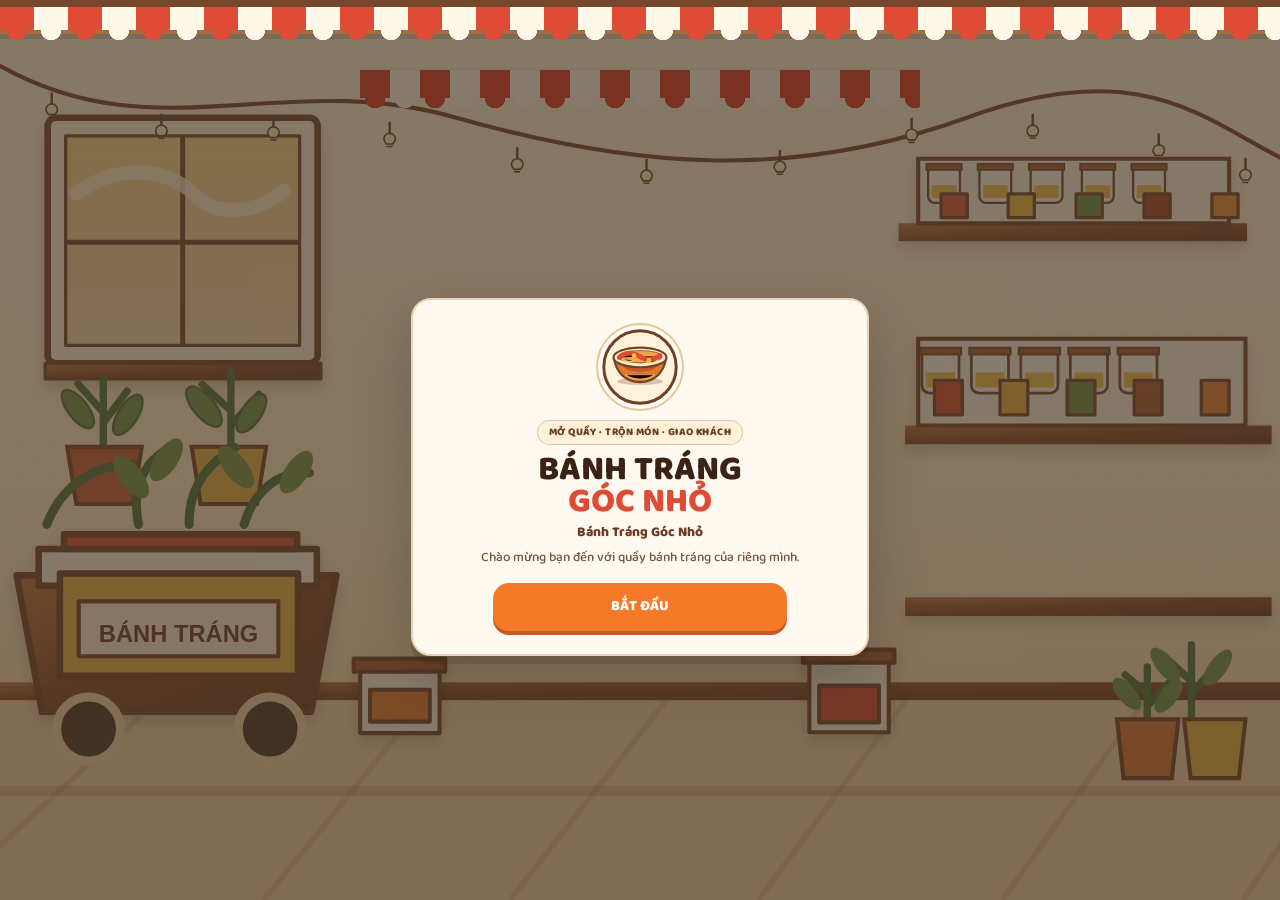
<file: index.html>
<!doctype html>
<html lang="vi">
  <head>
    <meta charset="utf-8">
    <meta name="viewport" content="width=device-width, initial-scale=1, viewport-fit=cover">
    <meta name="theme-color" content="#fff3dc">
    <meta name="description" content="Game quản lý quầy bánh tráng trộn Việt Nam, chuẩn bị nguyên liệu, trộn món và phục vụ khách mỗi ngày.">
    <title>Tiệm Bánh Tráng Trộn</title>
    <link rel="manifest" href="./manifest.webmanifest">
    <link rel="icon" href="./img/banh-trang.svg" type="image/svg+xml">
    <link rel="stylesheet" href="./css/reset.css">
    <link rel="stylesheet" href="./css/variables.css">
    <link rel="stylesheet" href="./css/layout.css">
    <link rel="stylesheet" href="./css/components.css">
    <link rel="stylesheet" href="./css/preparation.css">
    <link rel="stylesheet" href="./css/selling.css">
    <link rel="stylesheet" href="./css/game.css">
    <link rel="stylesheet" href="./css/splash.css">
  </head>
  <body>
    <div class="app-shell" id="app-shell" aria-hidden="true">
      <header id="header" class="app-header"></header>
      <div class="awning" aria-hidden="true"></div>
      <main id="view" class="main-view" tabindex="-1"></main>
    </div>
    <div id="prep-action-root" hidden></div>
    <div id="splash" class="splash-layer" hidden></div>
    <div id="toast-root" class="toast-root" aria-live="polite"></div>
    <div id="modal" class="modal-layer" aria-hidden="true">
      <section class="modal-card" role="dialog" aria-modal="true" aria-labelledby="modal-title">
        <button class="modal-close" type="button" data-action="close-modal" aria-label="Đóng">×</button>
        <div id="modal-content"></div>
      </section>
    </div>
    <script type="module" src="./js/main.js"></script>
  </body>
</html>
</file>
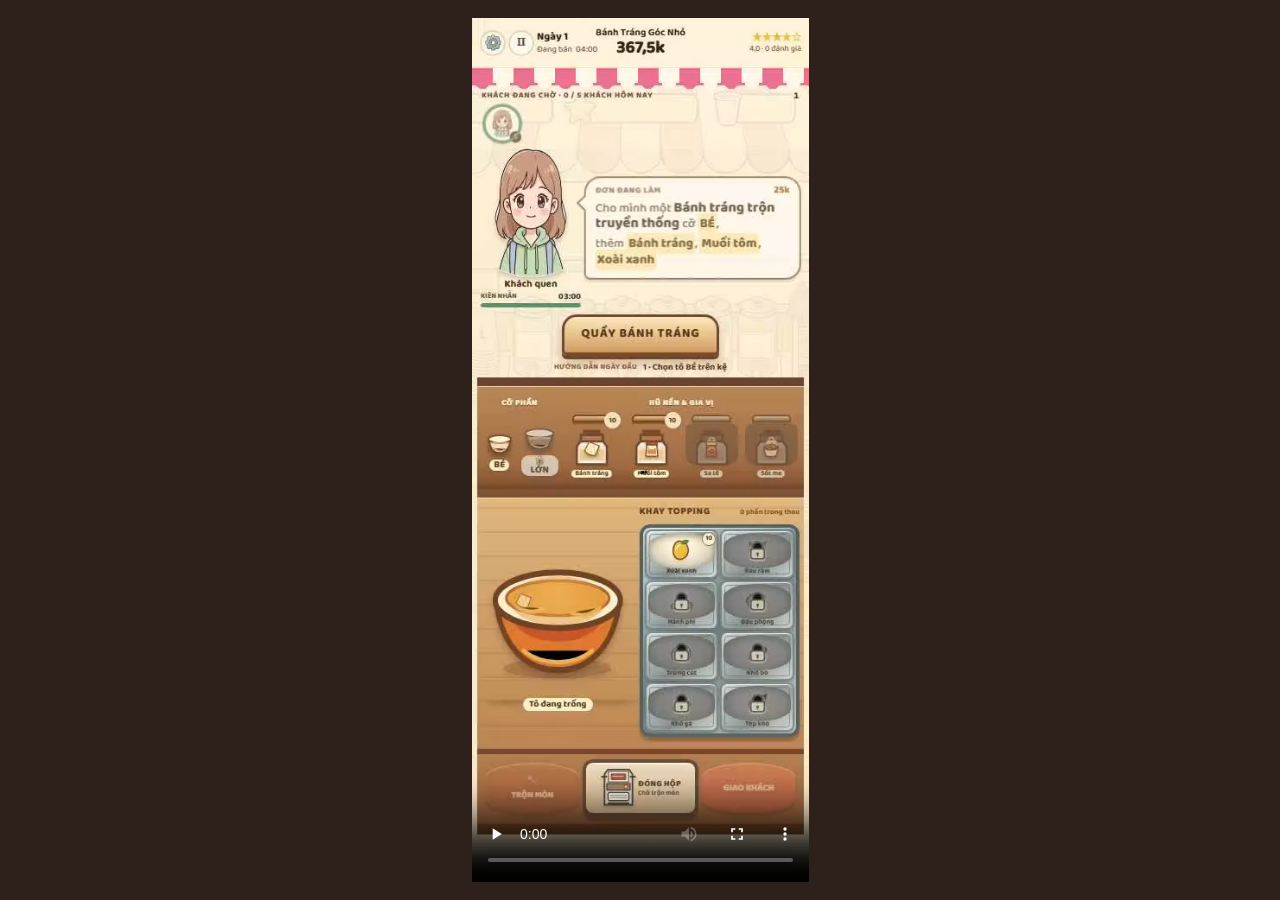
<file: visual-audit/day-progression/fresh-save-preview.html>
<!doctype html><html lang="vi"><meta charset="utf-8"><title>Fresh save · Day 1</title><style>body{margin:0;display:grid;min-height:100vh;place-items:center;background:#2e211b}video{height:min(96vh,1000px);max-width:96vw}</style><video src="./fresh-save-70s.webm" controls preload="metadata"></video></html>
</file>
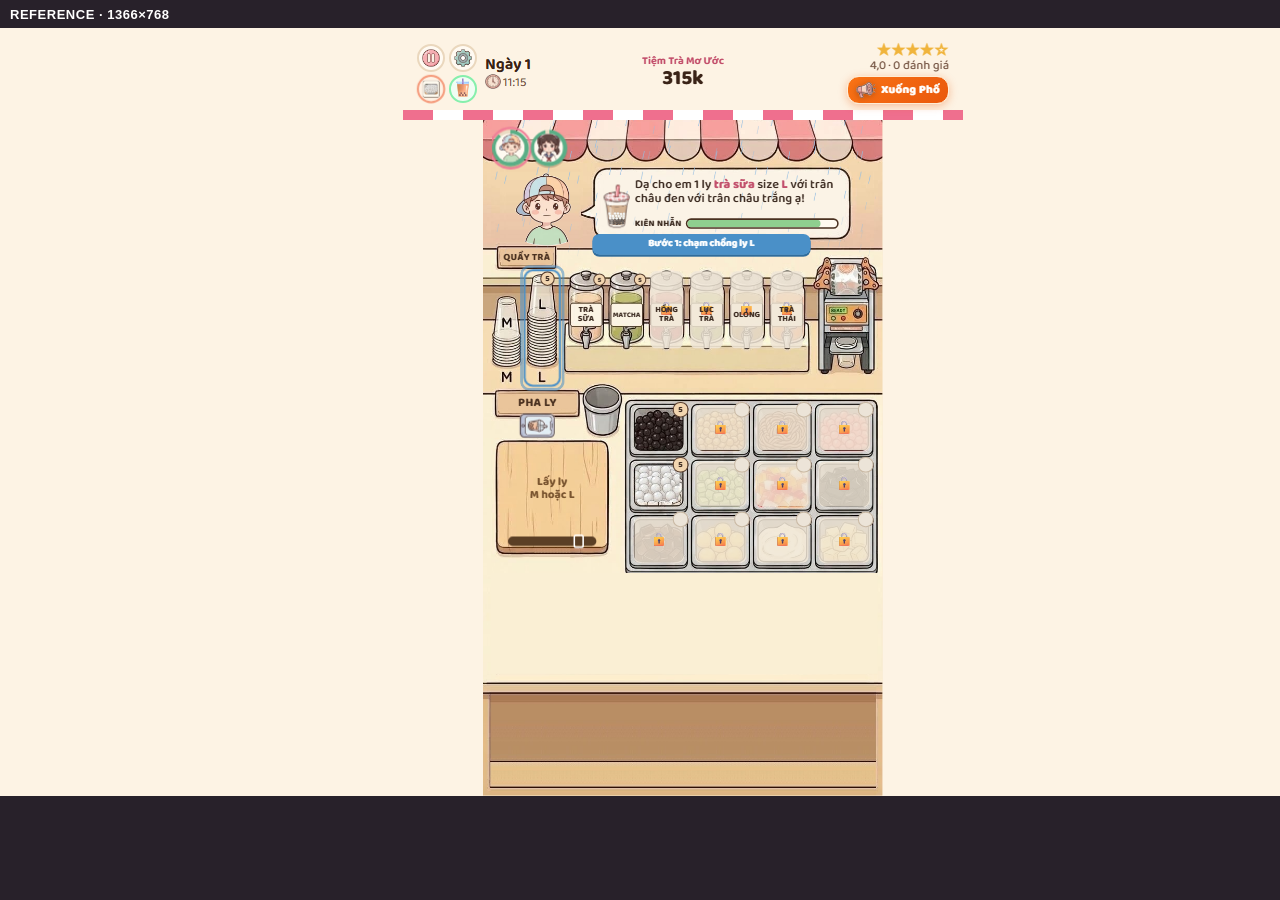
<file: visual-audit/reference-rebuild/compare-iteration-1-desktop.html>
<!doctype html><html lang="vi"><head><meta charset="utf-8"><meta name="viewport" content="width=device-width, initial-scale=1"><title>So sánh iteration 1 · desktop</title><style>*{box-sizing:border-box}html,body{margin:0;background:#28212a;color:#fff;font:600 13px/1.2 Arial,sans-serif}main{display:grid;grid-template-columns:1366px 1366px;width:2732px}figure{margin:0;background:#f6ead3}figcaption{height:28px;padding:7px 10px;background:#28212a;color:#fff;letter-spacing:.04em}img{display:block;width:1366px;height:768px}</style></head><body><main><figure><figcaption>REFERENCE · 1366×768</figcaption><img src="reference-selling-1366x768.png"></figure><figure><figcaption>ITERATION 1 · 1366×768</figcaption><img src="iteration-1-desktop-1366x768.png"></figure></main></body></html>
</file>
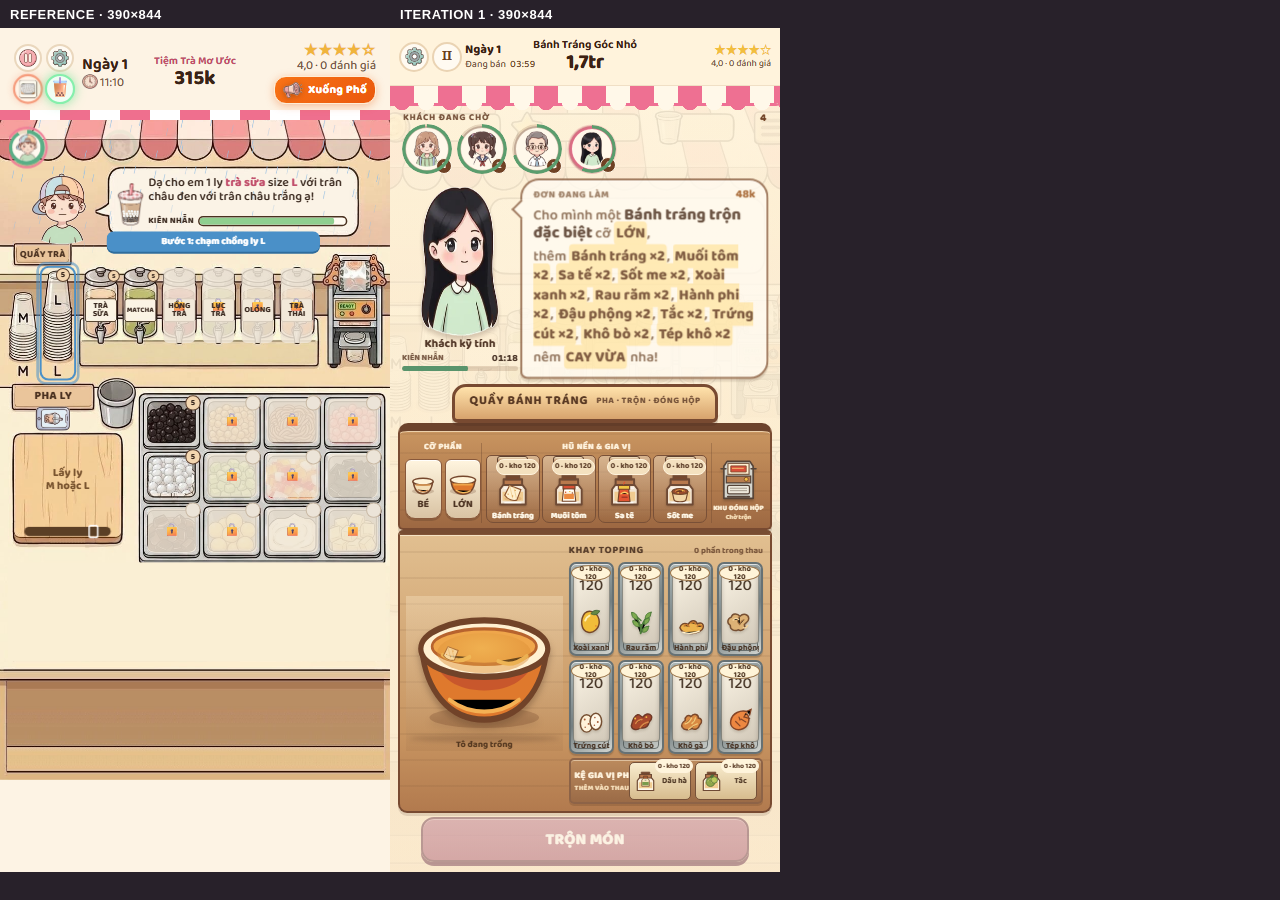
<file: visual-audit/reference-rebuild/compare-iteration-1-mobile.html>
<!doctype html><html lang="vi"><head><meta charset="utf-8"><meta name="viewport" content="width=device-width, initial-scale=1"><title>So sánh iteration 1 · mobile</title><style>*{box-sizing:border-box}html,body{margin:0;background:#28212a;color:#fff;font:600 13px/1.2 Arial,sans-serif}main{display:grid;grid-template-columns:390px 390px;width:780px}figure{margin:0;background:#f6ead3}figcaption{height:28px;padding:7px 10px;background:#28212a;color:#fff;letter-spacing:.04em}img{display:block;width:390px;height:844px}</style></head><body><main><figure><figcaption>REFERENCE · 390×844</figcaption><img src="reference-selling-390x844.png"></figure><figure><figcaption>ITERATION 1 · 390×844</figcaption><img src="iteration-1-mobile-390x844.png"></figure></main></body></html>
</file>
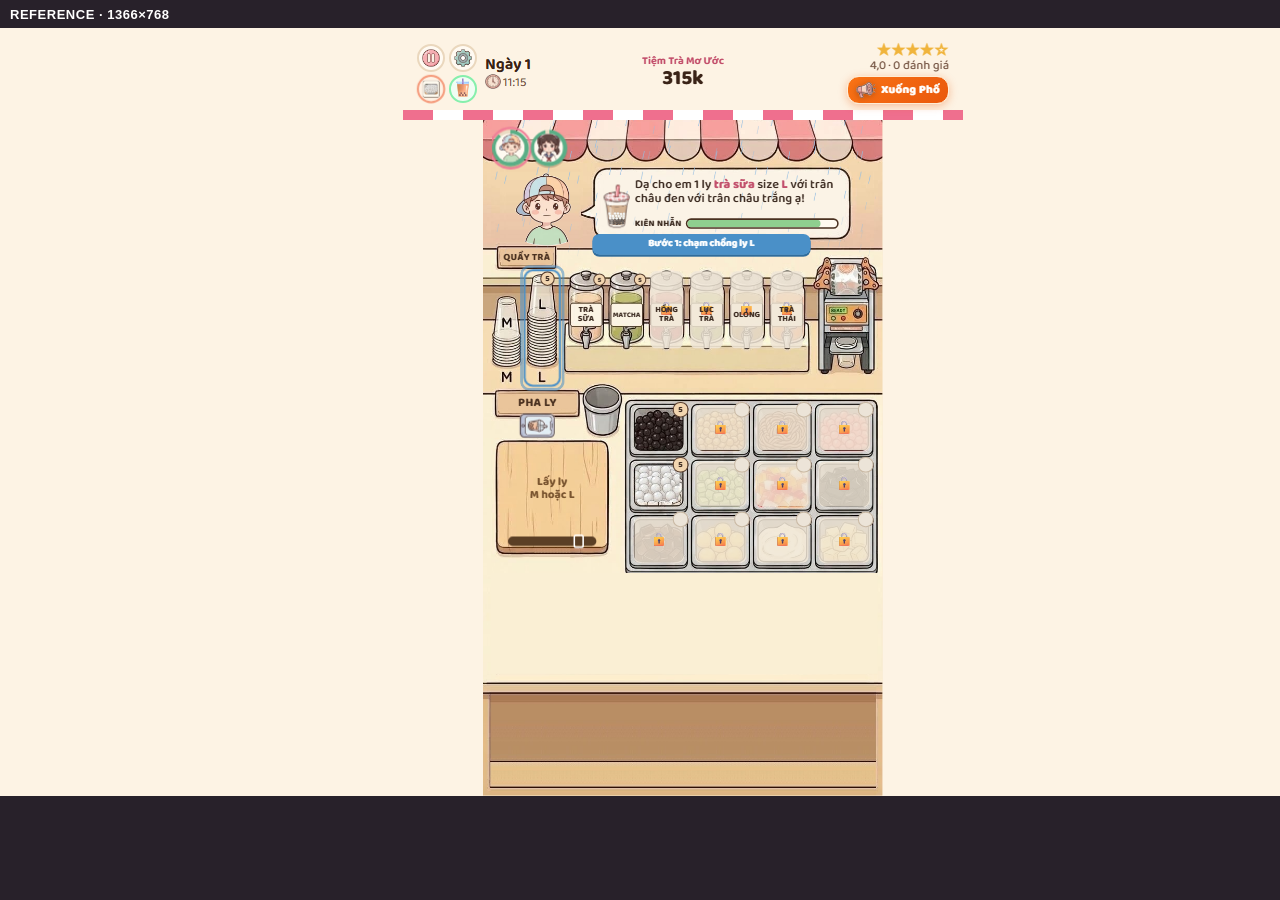
<file: visual-audit/reference-rebuild/compare-iteration-2-desktop.html>
<!doctype html><html lang="vi"><head><meta charset="utf-8"><meta name="viewport" content="width=device-width, initial-scale=1"><title>So sánh iteration 2 · desktop</title><style>*{box-sizing:border-box}html,body{margin:0;background:#28212a;color:#fff;font:600 13px/1.2 Arial,sans-serif}main{display:grid;grid-template-columns:1366px 1366px;width:2732px}figure{margin:0;background:#f6ead3}figcaption{height:28px;padding:7px 10px;background:#28212a;color:#fff;letter-spacing:.04em}img{display:block;width:1366px;height:768px}</style></head><body><main><figure><figcaption>REFERENCE · 1366×768</figcaption><img src="reference-selling-1366x768.png"></figure><figure><figcaption>ITERATION 2 · 1366×768</figcaption><img src="iteration-2-desktop-1366x768.png"></figure></main></body></html>
</file>
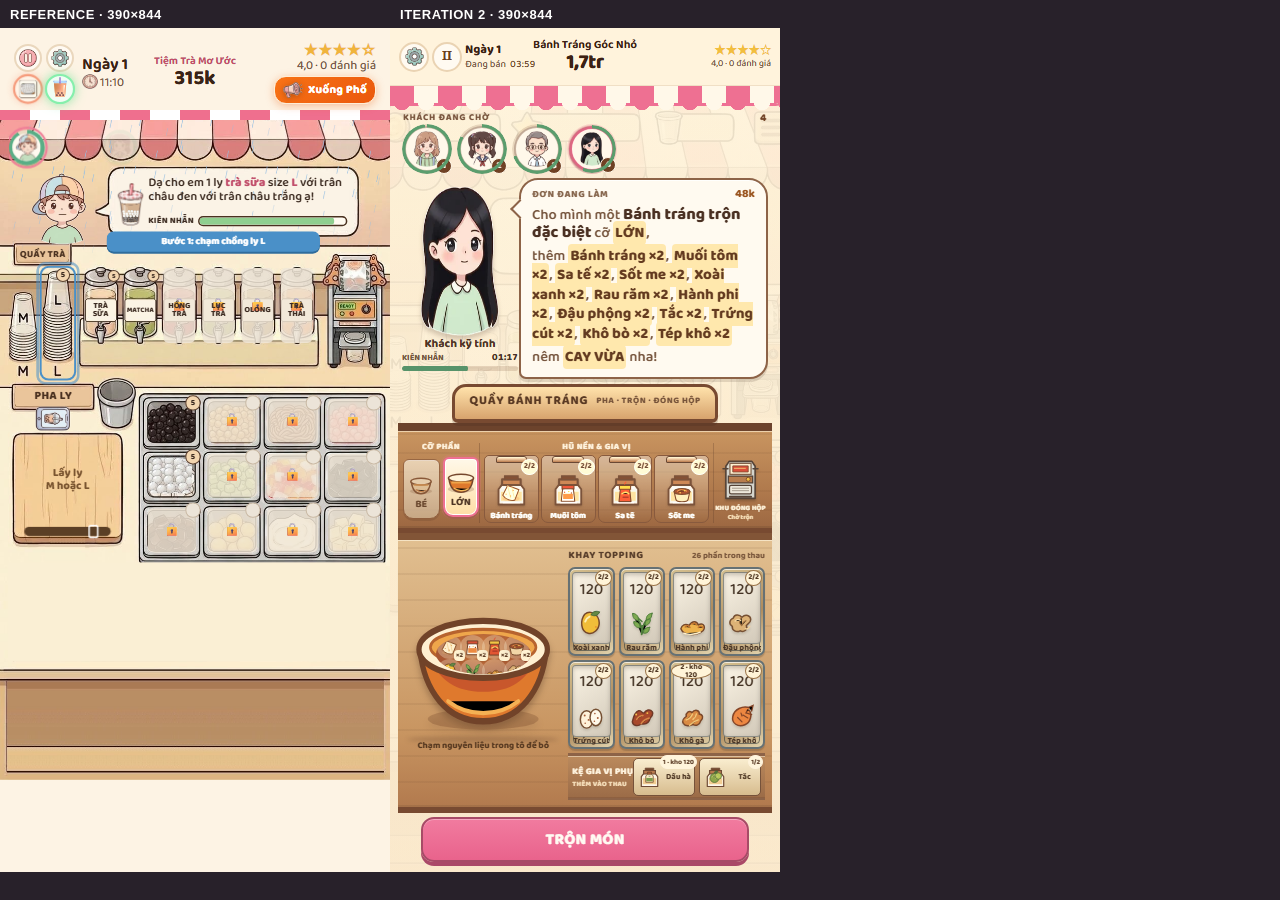
<file: visual-audit/reference-rebuild/compare-iteration-2-mobile.html>
<!doctype html><html lang="vi"><head><meta charset="utf-8"><meta name="viewport" content="width=device-width, initial-scale=1"><title>So sánh iteration 2 · mobile</title><style>*{box-sizing:border-box}html,body{margin:0;background:#28212a;color:#fff;font:600 13px/1.2 Arial,sans-serif}main{display:grid;grid-template-columns:390px 390px;width:780px}figure{margin:0;background:#f6ead3}figcaption{height:28px;padding:7px 10px;background:#28212a;color:#fff;letter-spacing:.04em}img{display:block;width:390px;height:844px}</style></head><body><main><figure><figcaption>REFERENCE · 390×844</figcaption><img src="reference-selling-390x844.png"></figure><figure><figcaption>ITERATION 2 · 390×844</figcaption><img src="iteration-2-mobile-390x844.png"></figure></main></body></html>
</file>
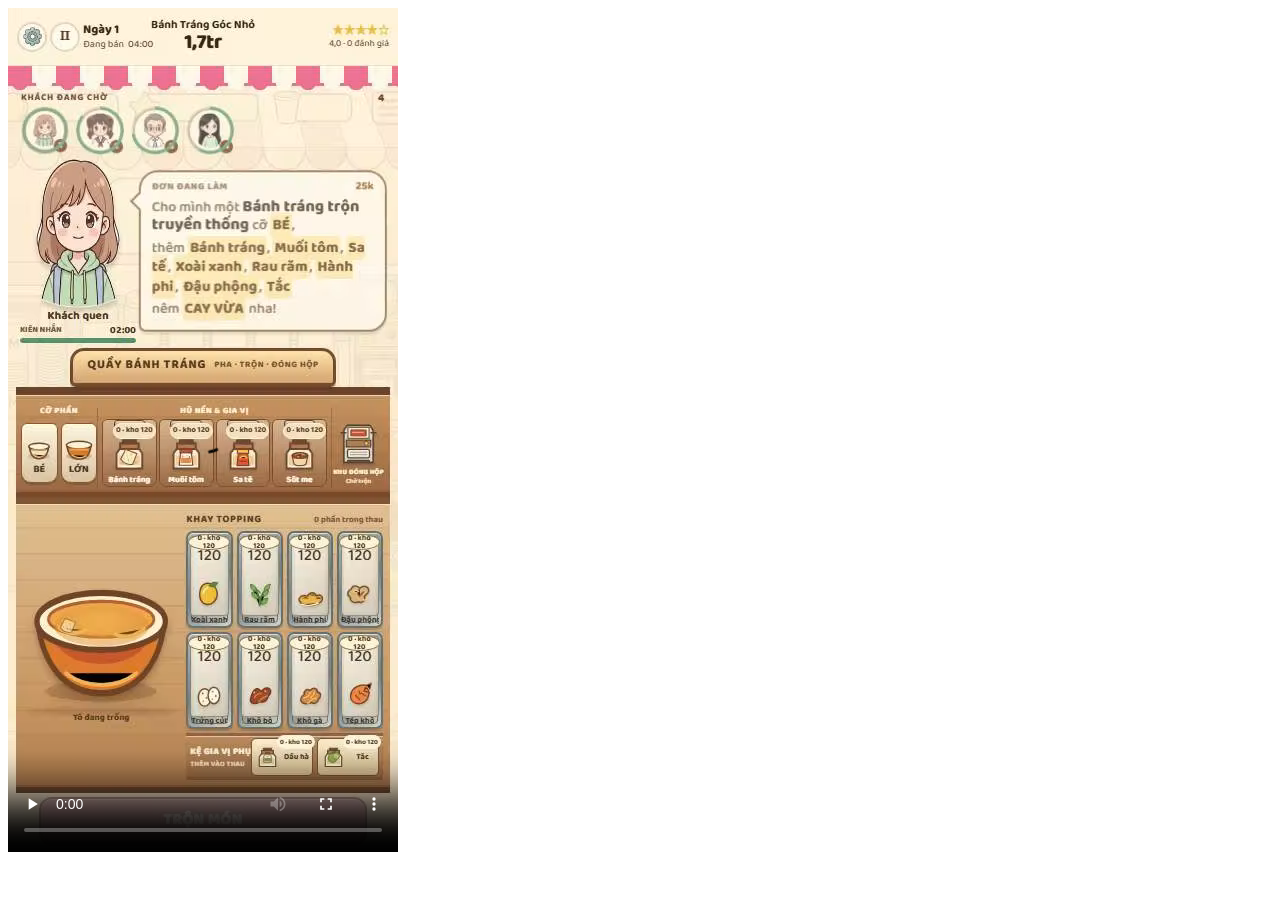
<file: visual-audit/selling-rework/focused-selling-flow-preview.html>
<!doctype html><meta charset="utf-8"><link rel="icon" href="data:,"><title>Quầy bánh tráng · video</title><video src="./focused-selling-flow-20s.webm" controls preload="metadata" style="width:min(100vw,390px);height:auto"></video>
</file>
<file: css/variables.css>
@font-face {
  font-family: "Baloo 2";
  font-style: normal;
  font-weight: 500 800;
  font-display: swap;
  src: url("../fonts/Baloo2-latin.woff2") format("woff2");
  unicode-range: U+0000-00FF, U+0131, U+0152-0153, U+02BB-02BC, U+02C6, U+02DA, U+02DC, U+0304, U+0308, U+0329, U+2000-206F, U+20AC, U+2122, U+2191, U+2193, U+2212, U+2215, U+FEFF, U+FFFD;
}
@font-face {
  font-family: "Baloo 2";
  font-style: normal;
  font-weight: 500 800;
  font-display: swap;
  src: url("../fonts/Baloo2-latin-ext.woff2") format("woff2");
  unicode-range: U+0100-02BA, U+02BD-02C5, U+02C7-02CC, U+02CE-02D7, U+02DD-02FF, U+0304, U+0308, U+0329, U+1D00-1DBF, U+1E00-1E9F, U+1EF2-1EFF, U+2020, U+20A0-20AB, U+20AD-20C0, U+2113, U+2C60-2C7F, U+A720-A7FF;
}
@font-face {
  font-family: "Baloo 2";
  font-style: normal;
  font-weight: 500 800;
  font-display: swap;
  src: url("../fonts/Baloo2-vietnamese.woff2") format("woff2");
  unicode-range: U+0102-0103, U+0110-0111, U+0128-0129, U+0168-0169, U+01A0-01A1, U+01AF-01B0, U+0300-0301, U+0303-0304, U+0308-0309, U+0323, U+0329, U+1EA0-1EF9, U+20AB;
}

:root {
  color-scheme: light;
  --bg: #fff3dc;
  --ink: #3c2115;
  --soft: #77563e;
  --panel: #fffaf1;
  --line: #ead3b3;
  --counter: #6c3d22;
  --counter-top: #a8714c;
  --pink: #f47a29;
  --pink-d: #c95720;
  --pink-dark: var(--pink-d);
  --mint: #608f45;
  --warn: #df4c36;
  --warning: var(--warn);
  --gold: #f2be3e;
  --chalk: #35513d;
  --chalk-ink: #fff5df;
  --cream: var(--bg);
  --paper: var(--panel);
  --muted: var(--soft);
  --green: var(--mint);
  --yellow: var(--gold);
  --shadow: 0 3px 8px rgba(80, 45, 25, .10);
  --radius-lg: 18px;
  --radius-md: 14px;
  --radius-sm: 11px;
  --app-width: 560px;
}
</file>
<file: css/layout.css>
html { scroll-padding-top: env(safe-area-inset-top, 0px); }

body {
  overflow-x: hidden;
  background-color: var(--bg);
  background-image: linear-gradient(rgba(255, 243, 220, .12), rgba(255, 243, 220, .08)), url("../img/stall-wall.svg");
  background-position: center, center center;
  background-size: cover, cover;
  background-attachment: fixed, fixed;
}

body::before {
  position: fixed;
  z-index: -1;
  inset: 0;
  display: none;
  content: "";
  pointer-events: none;
}

.app-shell {
  position: relative;
  isolation: isolate;
  display: flex;
  width: 100%;
  max-width: var(--app-width);
  min-height: 100vh;
  min-height: 100dvh;
  margin: 0 auto;
  flex-direction: column;
  overflow: visible;
  background: transparent;
  box-shadow: none;
}

.app-shell::before {
  display: none;
}

.app-header {
  position: sticky;
  z-index: 20;
  top: 0;
  display: grid;
  min-height: 70px;
  grid-template-columns: minmax(0, 1fr) auto minmax(0, 1fr);
  align-items: center;
  gap: 8px;
  padding: calc(env(safe-area-inset-top, 0px) + 5px) 14px 5px;
  border-bottom: 1px solid rgba(234, 215, 189, .72);
  background: var(--bg);
}

.header-left { display: flex; min-width: 0; align-items: center; gap: 4px; }
.round-action { display: grid; width: 30px; height: 30px; flex: none; place-items: center; padding: 0; border: 2px solid var(--line); border-radius: 50%; background: var(--panel); color: var(--counter); font-size: .82rem; font-weight: 800; cursor: pointer; }
.round-action img { width: 19px; height: 19px; object-fit: contain; }
.round-action:disabled { opacity: .42; cursor: default; }
.header-day { display: grid; min-width: 0; line-height: 1.05; white-space: nowrap; }
.header-day strong { font-size: .77rem; font-weight: 800; }
.header-day small { margin-top: 2px; color: var(--soft); font-size: .62rem; }
.app-shell.is-selling .header-day small { display: flex; align-items: center; gap: 4px; }
.header-day-clock:not(:empty) { color: var(--counter); font-variant-numeric: tabular-nums; }
.header-center { display: grid; min-width: 88px; max-width: 148px; justify-items: center; line-height: 1.05; }
.header-center strong { max-width: 100%; overflow: hidden; font-size: .72rem; font-weight: 700; text-align: center; text-overflow: ellipsis; white-space: nowrap; }
.header-center b { margin-top: 1px; color: var(--ink); font-size: 1.42rem; font-weight: 800; letter-spacing: -.025em; white-space: nowrap; }
.header-rating { display: grid; min-width: 0; justify-items: end; gap: 0; white-space: nowrap; }
.header-rating span { color: var(--gold); font-size: .95rem; letter-spacing: -.08em; line-height: 1; }
.header-rating small { color: var(--soft); font-size: .65rem; line-height: 1.1; }

.awning {
  position: relative;
  z-index: 2;
  height: 28px;
  flex: none;
  background: repeating-linear-gradient(90deg, #df4c36 0 30px, #fff7e7 30px 60px);
}

.awning::after {
  position: absolute;
  right: 0;
  bottom: -10px;
  left: 0;
  height: 10px;
  background:
    radial-gradient(circle at 15px 0, #df4c36 10px, transparent 10.5px) 0 0 / 60px 10px repeat-x,
    radial-gradient(circle at 45px 0, #fff7e7 10px, transparent 10.5px) 0 0 / 60px 10px repeat-x;
  content: "";
}

#view { display: flex; min-height: 0; flex: 1; flex-direction: column; }
.toast-root { position: fixed; z-index: 45; top: calc(env(safe-area-inset-top, 0px) + 72px); left: 50%; display: grid; width: min(360px, calc(100vw - 24px)); gap: 7px; transform: translateX(-50%); pointer-events: none; }
.modal-layer { position: fixed; z-index: 50; inset: 0; display: none; overflow: auto; place-items: center; padding: max(12px, env(safe-area-inset-top, 0px)) 12px max(12px, env(safe-area-inset-bottom, 0px)); background: rgba(40, 20, 10, .58); }
.modal-layer.is-open { display: grid; }
.modal-card { position: relative; width: min(460px, 100%); max-height: min(90dvh, 800px); overflow: auto; margin: auto; padding: 16px 14px 13px; border: 2px solid var(--line); border-radius: var(--radius-lg); background: var(--panel); box-shadow: 0 4px 14px rgba(80, 45, 25, .16); animation: modal-pop .2s cubic-bezier(.2, .8, .2, 1.1); }
.splash-layer[hidden] { display: none; }
.splash-layer { position: fixed; z-index: 60; inset: 0; overflow: auto; background: rgba(47, 31, 20, .58); }
.splash-scene { position: relative; display: grid; min-height: 100dvh; place-items: center; padding: 76px 14px 22px; }

body.is-selling { position: fixed; inset: 0; width: 100%; height: 100%; overflow: hidden; }
.app-shell.is-selling { width: min(100%, var(--app-width)); height: 100vh; height: 100dvh; min-height: 0; overflow: hidden; }
.app-shell.is-selling .app-header { min-height: 58px; flex: none; }
.app-shell.is-selling .awning { height: 10px; }
.app-shell.is-selling #view { min-height: 0; flex: 1; overflow: hidden; }

@keyframes modal-pop { from { opacity: 0; transform: translateY(8px) scale(.97); } to { opacity: 1; transform: translateY(0) scale(1); } }

@media (min-width: 561px) {
  .app-shell { border-inline: 0; }
}

@media (max-width: 390px) {
  .app-header { gap: 5px; padding-inline: 9px; }
  .header-left { gap: 3px; }
  .round-action { width: 30px; height: 30px; }
  .header-center { min-width: 78px; }
  .header-center b { font-size: 1.3rem; }
  .header-rating small { font-size: .59rem; }
}

@media (prefers-reduced-motion: reduce) {
  *, *::before, *::after { scroll-behavior: auto !important; animation-duration: .01ms !important; animation-iteration-count: 1 !important; transition-duration: .01ms !important; }
}

@media (max-width: 560px) {
  body { background-position: center, center center; }
  .app-shell { overflow: visible; }
}
</file>
<file: css/components.css>
h1, h2, h3, p { margin-bottom: .45rem; }
p { color: var(--soft); line-height: 1.3; }
h1 { font-size: 1.45rem; line-height: 1.1; }
h2 { font-size: 1.16rem; line-height: 1.15; }
h3 { font-size: 1rem; line-height: 1.2; }
small, .tiny { font-size: .74rem; }
.muted { color: var(--soft); }
.page-heading { display: flex; align-items: center; justify-content: space-between; gap: 8px; margin: 0 0 9px; }
.page-heading h2 { margin: 0; font-size: 1.12rem; }
.page-heading p { margin: 2px 0 0; font-size: .72rem; }
.page-content { display: grid; gap: 9px; }
.grid-2 { display: grid; grid-template-columns: repeat(2, minmax(0, 1fr)); gap: 8px; }
.grid-3 { display: grid; grid-template-columns: repeat(3, minmax(0, 1fr)); gap: 7px; }
.grid-4 { display: grid; grid-template-columns: repeat(4, minmax(0, 1fr)); gap: 6px; }
.card { padding: 10px; border: 1px solid var(--line); border-radius: 13px; background: var(--panel); box-shadow: 0 2px 0 rgba(58, 35, 23, .06); }
.card-soft { background: #fff5e9; box-shadow: none; }
.card-head { display: flex; align-items: center; justify-content: space-between; gap: 8px; }
.card p:last-child { margin-bottom: 0; }
.button {
  display: inline-flex;
  min-height: 36px;
  align-items: center;
  justify-content: center;
  gap: 5px;
  padding: 5px 10px;
  border: 2px solid var(--line);
  border-radius: 11px;
  background: var(--bg);
  color: var(--ink);
  font-size: .78rem;
  font-weight: 700;
  line-height: 1.1;
  cursor: pointer;
  box-shadow: none;
  transition: transform .12s ease, box-shadow .12s ease, filter .12s ease;
}
.button:hover:not(:disabled) { filter: brightness(1.02); transform: translateY(-1px); }
.button:active:not(:disabled) { transform: translateY(2px); box-shadow: 0 1px 0 rgba(122, 90, 72, .24); }
.button:disabled { opacity: .42; cursor: not-allowed; box-shadow: none; }
.button-primary { width: 100%; max-width: 420px; min-height: 48px; padding: 12px 26px; border: 0; border-radius: 16px; background: var(--pink); color: #fff; font-size: 1.1rem; font-weight: 800; box-shadow: 0 4px 0 var(--pink-d); }
.button-primary:active:not(:disabled) { box-shadow: 0 1px 0 var(--pink-dark); }
.button-green { border-color: var(--mint); background: var(--mint); color: #fff; box-shadow: 0 3px 0 #367b60; }
.button-cream, .button-quiet { border-color: var(--line); background: var(--bg); color: var(--ink); }
.button-danger { border-color: var(--warn); background: #fff0ed; color: #9b4035; box-shadow: 0 2px 0 rgba(226, 87, 76, .28); }
.button-small { width: auto; min-height: 30px; padding: 4px 8px; border: 2px solid var(--line); border-radius: 10px; background: var(--bg); font-size: .78rem; font-weight: 700; box-shadow: none; }
.button-small.button-primary { min-height: 30px; padding: 4px 8px; border: 0; border-radius: 10px; background: var(--pink); font-size: .78rem; box-shadow: 0 2px 0 var(--pink-d); }
.button-row { display: flex; flex-wrap: wrap; gap: 6px; }
.pill { display: inline-flex; align-items: center; gap: 3px; padding: 3px 8px; border: 1px solid var(--line); border-radius: 999px; background: #fff7eb; color: var(--soft); font-size: .7rem; font-weight: 800; white-space: nowrap; }
.pill-green { background: #e6f5e9; color: #34785c; }
.pill-yellow { background: #fff2ce; color: #8a6420; }
.price-input, .text-input { min-height: 36px; padding: 5px 8px; border: 2px solid var(--line); border-radius: 10px; background: var(--panel); color: var(--ink); }
.price-input { width: 102px; text-align: right; font-weight: 800; }
.progress-track { height: 8px; overflow: hidden; border-radius: 999px; background: rgba(58, 35, 23, .12); }
.progress-fill { height: 100%; border-radius: inherit; background: var(--pink); transition: width .3s ease; }
.divider { height: 1px; margin: 7px 0; background: var(--line); }
.empty-state { padding: 14px 8px; color: var(--soft); font-size: .82rem; text-align: center; }
.list-row { display: flex; align-items: center; justify-content: space-between; gap: 8px; padding: 7px 0; border-bottom: 1px solid var(--line); }
.list-row:last-child { border-bottom: 0; }
.modal-close { position: absolute; top: 8px; right: 8px; width: 32px; height: 32px; border: 1px solid var(--line); border-radius: 50%; background: #fff7ed; font-size: 1.2rem; cursor: pointer; }
.modal-bottom-close { display: block; width: 100%; min-height: 38px; margin-top: 10px; border: 1px solid var(--line); border-radius: 11px; background: #fff3df; color: var(--counter); font-size: .8rem; font-weight: 800; cursor: pointer; }
.modal-title { margin: 0 35px 2px 0; font-size: 1.28rem; }
.modal-subtitle { margin: 0 34px 12px 0; font-size: .76rem; }
.toast { padding: 9px 13px; border: 1px solid var(--line); border-radius: 13px; background: var(--panel); color: var(--ink); font-weight: 700; box-shadow: 0 4px 0 rgba(58, 35, 23, .12); animation: toast-in .18s ease-out; }
.toast.is-error { border-color: #ecb6ad; background: #fff0eb; }
.toast.is-success { border-color: #b6dcc5; background: #eff8ef; }
.toast-root .toast { pointer-events: auto; }
.setting-line { display: flex; align-items: center; justify-content: space-between; gap: 10px; padding: 8px 0; border-bottom: 1px solid var(--line); }
.switch { width: 42px; height: 24px; accent-color: var(--pink-dark); }
input[type="range"] { accent-color: var(--pink); }
.review-stars { color: var(--gold); letter-spacing: .02em; white-space: nowrap; }
.endday-summary { display: grid; gap: 8px; }
.summary-ribbon { display: flex; align-items: center; gap: 7px; padding: 6px 9px; border: 1px solid var(--line); border-radius: 11px; background: #fff4e6; color: var(--counter); font-size: .68rem; font-weight: 900; letter-spacing: .04em; }
.summary-ribbon img { width: 24px; height: 24px; object-fit: contain; }
.summary-grid { display: grid; gap: 0; margin: 3px 0 1px; padding: 5px 10px; border: 1px dashed var(--line); border-radius: 12px; background: #fffaf3; }
.summary-item { display: flex; min-height: 32px; align-items: center; justify-content: space-between; gap: 12px; padding: 5px 1px; border-bottom: 1px dashed var(--line); }
.summary-item:last-child { border-bottom: 0; }
.summary-item small { color: var(--soft); font-size: .72rem; }
.summary-item strong { font-size: .84rem; text-align: right; }
.endday-summary > .button { width: 100%; }
.desktop-only { display: inline; }
@keyframes toast-in { from { opacity: 0; transform: translateY(-7px); } to { opacity: 1; transform: translateY(0); } }
@media (max-width: 390px) {
  .grid-2 { grid-template-columns: 1fr; }
  .desktop-only { display: none; }
}
</file>
<file: css/preparation.css>
.prep-world {
  position: relative;
  display: flex;
  min-height: 100%;
  flex: 1 0 auto;
  flex-direction: column;
  padding-top: 6px;
  background: transparent;
}

.prep-status-card { position: relative; display: grid; gap: 7px; margin: 0 12px 8px; padding: 10px 12px; border: 1px solid var(--line); border-radius: 15px; background: var(--panel); box-shadow: 0 2px 6px rgba(58, 35, 23, .07); }
.prep-status-card.is-blocked { border-color: #efc477; background: #fff2d8; }
.prep-status-card.is-ready { border-color: #8ac5a0; background: #eef8ec; }
.prep-status-main { display: grid; min-width: 0; grid-template-columns: 32px minmax(0, 1fr) 32px; align-items: start; gap: 8px; }
.prep-status-icon { display: grid; width: 30px; height: 30px; place-items: center; border: 1px solid rgba(138, 90, 59, .18); border-radius: 50%; background: rgba(255, 255, 255, .55); color: var(--warn); font-size: 1.15rem; font-weight: 900; }
.prep-status-card.is-ready .prep-status-icon { color: var(--mint); }
.prep-status-copy { min-width: 0; }
.prep-status-copy h1 { margin: 0 0 2px; color: var(--ink); font-size: .98rem; font-weight: 800; line-height: 1.15; }
.prep-status-copy p { margin: 0; color: var(--soft); font-size: .74rem; line-height: 1.25; }
.preparation-product-list { display: flex; flex-wrap: wrap; gap: 2px 10px; margin: 3px 0 0; padding: 0; color: var(--soft); font-size: .68rem; list-style: none; }
.preparation-product-list strong { color: var(--mint); font-weight: 800; }
.prep-stock-link { justify-self: start; min-height: 30px; padding: 4px 11px; border: 1px solid #e7b765; border-radius: 9px; background: #fffaf0; color: var(--counter); font-size: .72rem; font-weight: 800; cursor: pointer; }
.prep-route-menu { position: relative; z-index: 12; }
.prep-route-menu > summary { display: grid; width: 32px; height: 32px; place-items: center; border: 1px solid var(--line); border-radius: 9px; background: rgba(255, 255, 255, .72); color: var(--soft); font-size: 1rem; font-weight: 900; line-height: 1; list-style: none; cursor: pointer; }
.prep-route-menu > summary::-webkit-details-marker { display: none; }
.prep-route-menu nav { position: absolute; top: calc(100% + 5px); right: 0; display: grid; width: min(218px, calc(100vw - 48px)); gap: 3px; padding: 6px; border: 1px solid var(--line); border-radius: 12px; background: var(--panel); box-shadow: 0 4px 14px rgba(58, 35, 23, .16); }
.prep-route-option { display: flex; min-height: 36px; align-items: center; gap: 8px; padding: 4px 8px; border: 0; border-radius: 8px; background: transparent; color: var(--ink); font: inherit; font-size: .76rem; font-weight: 700; text-align: left; cursor: pointer; }
.prep-route-option img, .prep-route-option > span:first-child { display: grid; width: 24px; height: 24px; flex: none; place-items: center; object-fit: contain; font-size: 1rem; }
.prep-route-option.is-active { background: rgba(239, 111, 142, .16); color: var(--pink-d); }
.estimated-customers { display: flex; min-height: 36px; align-items: center; justify-content: center; gap: 6px; margin: 0 12px 8px; border-radius: 10px; background: rgba(255, 250, 242, .84); color: var(--soft); font-size: .82rem; }
.estimated-customers strong { color: var(--ink); font-weight: 800; }
.prep-pane { min-height: 0; margin: 0 12px 96px; padding: 10px 11px; border: 0; border-radius: 14px; background: var(--panel); box-shadow: 0 3px 8px rgba(58, 35, 23, .08); }
.page-heading { display: flex; align-items: center; justify-content: space-between; gap: 8px; margin: 0 0 6px; }
.page-heading h1, .page-heading h2 { margin: 0; font-size: 1.1rem; line-height: 1.15; }
.page-heading p { margin: 2px 0 0; font-size: .72rem; }

.inventory-preparation { display: grid; gap: 5px; }
.inventory-heading { display: flex; align-items: baseline; justify-content: space-between; gap: 8px; padding: 0 1px; }
.inventory-heading h2 { margin: 0; font-size: 1rem; line-height: 1.1; }
.inventory-heading small { color: var(--soft); font-size: .65rem; }
.ingredient-category-tabs { display: flex; gap: 5px; overflow-x: auto; padding: 1px 0 3px; scrollbar-width: none; }
.ingredient-category-tabs::-webkit-scrollbar { display: none; }
.ingredient-category-tab { display: flex; min-width: max-content; min-height: 38px; flex: 1 0 auto; align-items: center; justify-content: center; gap: 4px; padding: 5px 9px; border: 1px solid var(--line); border-radius: 999px; background: transparent; color: var(--soft); font: inherit; font-size: .71rem; font-weight: 800; white-space: nowrap; cursor: pointer; }
.ingredient-category-tab.is-active { border-color: var(--pink); background: var(--pink); color: #fff; }
.ingredient-category-tab > span:first-child { font-size: .84rem; line-height: 1; }
.prep-list { display: grid; }
.prep-row { position: relative; display: grid; min-height: 0; grid-template-columns: 30px minmax(0, 1fr) auto; align-items: center; gap: 10px; padding: 8px 0; border-bottom: 1px solid var(--line); }
.prep-row:last-child { border-bottom: 0; }
.row-emoji { display: grid; width: 30px; height: 30px; place-items: center; font-size: 1.15rem; }
.row-copy { display: flex; min-width: 0; flex-direction: column; line-height: 1.15; }
.row-copy strong { overflow: hidden; font-size: .88rem; text-overflow: ellipsis; white-space: nowrap; }
.row-copy small { overflow: hidden; margin-top: 2px; color: var(--soft); font-size: .7rem; text-overflow: ellipsis; }
.row-actions { display: flex; flex: none; gap: 4px; }
.inventory-row { grid-template-columns: 29px minmax(0, 1fr) auto; gap: 8px; min-height: 58px; padding: 7px 0; }
.inventory-row .row-emoji { width: 28px; height: 34px; font-size: 1.28rem; }
.inventory-copy { gap: 4px; }
.inventory-row-heading { display: flex; min-width: 0; align-items: center; gap: 5px; }
.inventory-row-heading strong { min-width: 0; font-size: .82rem; }
.inventory-row-heading .inventory-expiry { flex: none; margin: 0; padding: 2px 5px; border-radius: 99px; background: #fff0cf; color: #896122; font-size: .58rem; font-weight: 800; white-space: nowrap; }
.inventory-row-heading .inventory-expiry.is-expiring { background: #ffe5de; color: var(--warn); }
.inventory-meta { display: flex; min-width: 0; flex-wrap: wrap; gap: 2px 8px; color: var(--soft); font-size: .66rem; line-height: 1.1; }
.inventory-buy-actions { gap: 4px; }
.inventory-buy-actions .button { min-width: 38px; min-height: 30px; padding: 3px 6px; font-size: .69rem; }
.inventory-buy-actions .button:disabled { opacity: .35; }
.inventory-list:focus { outline: 2px solid var(--pink); outline-offset: 3px; }
.stock-legend { display: flex; flex-wrap: wrap; justify-content: center; gap: 3px 10px; padding: 7px 0 1px; color: var(--soft); font-size: .62rem; text-align: center; }
.stock-low { position: absolute; top: 5px; left: 23px; display: grid; width: 12px; height: 12px; place-items: center; border: 1px solid var(--panel); border-radius: 50%; background: var(--warn); color: #fff; font-size: .58rem; font-weight: 800; }
.upgrade-row .row-copy small { white-space: normal; }
.upgrade-row .row-actions .button { max-width: 112px; }
.upgrade-level { display: flex; gap: 3px; margin-top: 3px; }
.level-dot { width: 10px; height: 4px; border-radius: 99px; background: #eadfce; }
.level-dot.is-filled { background: var(--pink); }
.upgrade-level-label { color: var(--pink-d); font-size: .65rem; }
.upgrade-effects { color: var(--mint) !important; font-size: .66rem !important; }
.price-row { grid-template-columns: 30px minmax(0, 1fr) 64px; }
.price-row .row-copy small:first-of-type { display: none; }
.price-note { color: var(--soft) !important; }
.price-control { display: grid; justify-items: center; gap: 1px; }
.price-control > small { color: var(--soft); font-size: .62rem; }
.price-input-wrap { display: flex; min-height: 32px; align-items: center; gap: 3px; }
.price-input { width: 42px; min-height: 30px; padding: 3px 4px; border: 2px solid var(--line); border-radius: 10px; background: var(--bg); font-size: .88rem; font-weight: 800; text-align: center; }
.price-input-wrap > span { color: var(--soft); font-size: .78rem; font-weight: 800; }
.staff-row .row-actions .button { max-width: 110px; white-space: normal; }

.review-list { display: grid; }
.review-summary { display: grid; grid-template-columns: 94px minmax(0, 1fr); align-items: center; gap: 11px; margin: 2px 0 7px; padding: 8px 0; border: 0; background: transparent; }
.review-average { display: grid; justify-items: center; gap: 1px; }
.review-average > strong { color: var(--ink); font-size: 1.9rem; font-weight: 800; line-height: 1; }
.review-average > small { color: var(--soft); font-size: .65rem; }
.review-average .review-stars { font-size: .8rem; }
.review-histogram { display: grid; gap: 4px; }
.review-histogram-row { display: grid; grid-template-columns: 22px minmax(0, 1fr) 15px; align-items: center; gap: 5px; color: var(--soft); font-size: .7rem; line-height: 1; }
.review-histogram-row > small { font-size: .62rem; text-align: right; }
.review-track { height: 6px; overflow: hidden; border-radius: 99px; background: var(--line); }
.review-track i { display: block; height: 100%; border-radius: inherit; background: var(--gold); }
.review-note { display: flex; gap: 8px; padding: 8px 0; border-bottom: 1px solid var(--line); }
.review-note:last-child { border: 0; }
.review-avatar { display: grid; width: 32px; height: 32px; flex: none; place-items: center; border: 1px solid var(--line); border-radius: 50%; background: var(--bg); font-size: 1.05rem; }
.review-copy { min-width: 0; flex: 1; }
.review-top { display: flex; justify-content: space-between; gap: 7px; font-size: .75rem; }
.review-copy small { display: block; color: var(--soft); font-size: .66rem; }
.review-copy p { margin: 3px 0 0; color: var(--ink); font-size: .72rem; line-height: 1.25; }
.rating-stamp { flex: none; color: var(--gold); font-size: 1.1rem; font-weight: 800; }

.ledger-book { padding: 0; border: 0; background: transparent; }
.ledger-row { display: flex; min-height: 34px; align-items: center; justify-content: space-between; gap: 10px; padding: 5px 0; border-bottom: 1px dashed var(--line); font-size: .76rem; }
.ledger-row:last-child { border-bottom: 0; }
.ledger-row small { display: block; color: var(--soft); font-size: .64rem; }
.ledger-final { border-top: 2px solid var(--counter); border-bottom: 0; color: var(--counter); font-size: .86rem; }
.ledger-total { text-align: right; }
.ledger-history { margin-top: 8px; }
.ledger-history h3 { margin: 4px 0; font-size: .88rem; }
.money-negative { color: var(--warn) !important; }
.money-positive { color: var(--mint) !important; }
.prep-tip { margin: 6px 0 0; font-size: .68rem; }
.compact-empty { display: grid; gap: 2px; padding: 8px 4px; color: var(--soft); font-size: .8rem; }
.compact-empty small { color: var(--soft); font-size: .68rem; }
.prep-pane .empty-state { padding: 8px 4px; text-align: left; }
.prep-pane .activity-panel { padding: 0; border: 0; border-radius: 0; background: transparent; box-shadow: none; }
.prep-pane .round-result { margin: 0; border-radius: 10px; }

.prep-bottom-action { position: fixed; z-index: 15; right: 0; bottom: 0; left: 0; display: flex; justify-content: center; padding: 10px 12px calc(10px + env(safe-area-inset-bottom, 0px)); background: linear-gradient(transparent, var(--bg) 30%); }
.prep-primary-action { width: min(100%, 500px); min-height: 56px; border-radius: 18px; }
.prep-primary-action:disabled { background: #ddcdb8; color: #806a59; box-shadow: none; }

/* Pending purchase cart */
.inventory-row { align-items: center; }
.inventory-copy { align-self: center; }
.inventory-meta span:first-child { color: var(--soft); }
.inventory-prep-feedback, .inventory-line-cost { display: block; overflow: visible; margin-top: 2px; font-size: .65rem; font-weight: 750; line-height: 1.15; text-overflow: unset; white-space: normal; }
.inventory-prep-feedback.is-missing { color: #c7473f; }
.inventory-prep-feedback.is-projected-ready { color: #3c7c4b; }
.inventory-line-cost { color: var(--pink-d); }
.inventory-row.has-prep-shortage .inventory-row-heading strong { color: #963e39; }
.inventory-row.has-prep-shortage { padding-left: 7px; border-left: 3px solid #c7473f; }
.ingredient-category-tab:focus-visible { outline: 3px solid #2f7f9f; outline-offset: 2px; }
.inventory-quantity-control { display: grid; grid-template-columns: 34px 43px 34px; align-items: center; gap: 3px; }
.inventory-quantity-button { display: grid; width: 34px; height: 34px; place-items: center; padding: 0; border: 2px solid var(--line); border-radius: 10px; background: var(--panel); color: var(--ink); font: inherit; font-size: .93rem; font-weight: 850; cursor: pointer; }
.inventory-quantity-button:disabled { opacity: .4; cursor: not-allowed; }
.inventory-quantity { display: grid; min-width: 0; height: 34px; place-items: center; border: 2px solid var(--line); border-radius: 9px; background: var(--bg); color: var(--ink); font-size: .82rem; font-weight: 850; }
.pending-cart-summary { display: flex; flex-wrap: wrap; align-items: baseline; justify-content: space-between; gap: 2px 8px; margin: 1px 0 3px; padding: 7px 9px; border: 1px solid #edcf9f; border-radius: 10px; background: #fff5e4; font-size: .69rem; }
.pending-cart-summary > span { color: var(--soft); font-weight: 700; }
.pending-cart-summary strong { color: var(--ink); }
.pending-cart-summary small { flex-basis: 100%; color: var(--soft); font-size: .61rem; }
.pending-cart-summary .pending-cart-budget { color: #b74740; font-size: .67rem; font-weight: 800; }
.prep-bottom-action { flex-direction: column; align-items: center; gap: 5px; }
.prep-primary-action.is-purchase-action { background: var(--pink); color: #fff; }
.prep-primary-action.is-insufficient-action:disabled { border: 1px solid #a9434d; background: #bd5361; color: #fff; opacity: .96; box-shadow: none; cursor: not-allowed; }
.prep-primary-action.is-empty-action:disabled { border: 1px solid #cfbda7; background: #e9ddce; color: #665545; opacity: 1; box-shadow: none; cursor: not-allowed; }

@media (max-width: 390px) {
  .inventory-row { grid-template-columns: 28px minmax(0, 1fr) auto; gap: 5px; padding-block: 7px; }
  .inventory-row .row-emoji { width: 27px; }
  .inventory-row-heading { gap: 4px; }
  .inventory-row-heading strong { font-size: .77rem; }
  .inventory-meta { gap: 2px 5px; font-size: .59rem; }
  .inventory-prep-feedback, .inventory-line-cost { font-size: .62rem; }
  .inventory-quantity-control { grid-template-columns: 31px 39px 31px; gap: 2px; }
  .inventory-quantity-button { width: 31px; height: 33px; }
  .inventory-quantity { height: 33px; }
}

@media (max-width: 430px) {
  .prep-row { gap: 8px; }
  .row-copy strong { font-size: .84rem; }
  .row-copy small { font-size: .67rem; }
  .inventory-row-heading strong { font-size: .79rem; }
  .inventory-meta { font-size: .63rem; }
  .inventory-buy-actions .button { min-width: 35px; padding-inline: 5px; }
  .ingredient-category-tabs { gap: 4px; }
  .ingredient-category-tab { gap: 3px; padding-inline: 7px; font-size: .67rem; }
  .review-summary { grid-template-columns: 82px minmax(0, 1fr); gap: 8px; }
}

@media (max-width: 360px) {
  .prep-row { grid-template-columns: 26px minmax(0, 1fr) auto; gap: 5px; }
  .inventory-row { grid-template-columns: 26px minmax(0, 1fr) auto; }
  .row-emoji { width: 26px; height: 27px; }
  .row-actions { gap: 3px; }
  .inventory-buy-actions .button { min-width: 32px; padding-inline: 4px; font-size: .64rem; }
  .inventory-row-heading .inventory-expiry { display: none; }
}

/* Bánh tráng shop composition */
.prep-world { min-height: 100%; flex: 1 0 auto; gap: 0; padding: 0 0 12px; }
.shop-sign { position: relative; z-index: 4; display: flex; width: max-content; max-width: calc(100% - 50px); min-height: 48px; align-items: center; justify-content: center; gap: 8px; margin: 8px auto -10px; padding: 5px 14px 8px; border: 3px solid var(--counter); border-radius: 16px 16px 13px 13px; background: #fff8e9; color: #974333; font-size: 1.08rem; font-weight: 800; line-height: 1.05; text-align: center; box-shadow: 0 3px 0 rgba(76, 42, 20, .2); }
.shop-sign > span:nth-child(2) { overflow: hidden; text-overflow: ellipsis; white-space: nowrap; }
.shop-sign button { display: grid; width: 25px; height: 25px; flex: none; place-items: center; padding: 0; border: 1px solid var(--line); border-radius: 50%; background: #fff2d8; color: var(--counter); cursor: pointer; }
.shop-sign-flourish { color: var(--gold); font-size: .64rem; }
.menu-board { position: relative; z-index: 2; display: grid; gap: 7px; margin: 0 9px 10px; padding: 22px 12px 10px; border: 7px solid #8a5733; border-radius: 13px; background: var(--chalk); color: var(--chalk-ink); box-shadow: 0 4px 0 rgba(65, 39, 22, .17), inset 0 0 0 1px rgba(255,255,255,.06); }
.menu-board h1 { display: flex; align-items: center; justify-content: center; gap: 8px; margin: 0; color: var(--chalk-ink); font-size: 1.13rem; font-weight: 800; letter-spacing: .02em; }
.menu-board h1 svg { width: 26px; height: 23px; }
.menu-board-grid { display: grid; grid-template-columns: repeat(2, minmax(0, 1fr)); column-gap: 16px; }
.menu-board-item { position: relative; display: grid; min-width: 0; min-height: 31px; grid-template-columns: minmax(0, 1fr) auto; align-items: center; gap: 2px 5px; padding: 3px 0; border-bottom: 1px dashed rgba(255, 245, 223, .24); font-size: .69rem; line-height: 1.1; }
.menu-board-item span { overflow: hidden; font-weight: 700; text-overflow: ellipsis; white-space: nowrap; }
.menu-board-item strong { font-size: .7rem; white-space: nowrap; }
.menu-board-item small { grid-column: 1 / -1; color: #d8e1c9; font-size: .56rem; line-height: 1; }
.prep-pane { min-height: 0; margin: 0 9px 92px; padding: 0 10px 11px; border: 1px solid rgba(115, 73, 40, .12); border-radius: 18px; background: var(--panel); box-shadow: 0 3px 10px rgba(68, 41, 22, .12); }
.prep-main-nav { display: grid; height: 61px; grid-template-columns: repeat(6, minmax(0, 1fr)); margin: 0 -10px 0; padding: 0 4px; border-bottom: 1px solid #e7cfad; border-radius: 17px 17px 0 0; background: #f1e2cb; }
.prep-route-option { position: relative; display: flex; min-width: 0; flex-direction: column; align-items: center; justify-content: center; gap: 0; margin: 0 1px; padding: 3px 1px 4px; border: 0; border-radius: 13px 13px 0 0; background: transparent; color: #785a42; font: inherit; font-size: .57rem; font-weight: 700; line-height: 1; cursor: pointer; transition: background-color .15s ease, color .15s ease; }
.prep-route-option img { width: 29px; height: 29px; object-fit: contain; }
.prep-route-option.is-active { background: var(--panel); color: var(--ink); }
.more-nav-icon { display: grid; width: 29px; height: 29px; place-items: center; color: var(--counter); font-size: 1.35rem; letter-spacing: .08em; }
.prep-status-card { display: flex; min-height: 66px; align-items: center; gap: 9px; margin: 9px 0 7px; padding: 8px 10px; border: 1px solid #f0d9b6; border-radius: 12px; background: #fff3de; box-shadow: none; }
.prep-status-card.is-blocked { border-color: #efc88f; background: #fff3df; }
.prep-status-card.is-ready { border-color: #b6d0a4; background: #f2f7e8; }
.prep-status-icon { width: 29px; height: 29px; flex: none; border-color: transparent; background: #ffe6c4; color: var(--warn); font-size: 1.04rem; }
.prep-status-card.is-ready .prep-status-icon { background: #e1efd5; color: #4c7c3e; }
.prep-status-copy { display: grid; gap: 1px; min-width: 0; }
.prep-status-copy strong { color: var(--ink); font-size: .78rem; font-weight: 800; line-height: 1.1; }
.prep-status-copy small { display: block; color: var(--soft); font-size: .64rem; line-height: 1.18; }
.estimated-customers { min-height: 42px; gap: 6px; margin: 0 0 8px; border-radius: 10px; background: #fbf1e2; color: var(--soft); font-size: .78rem; }
.estimated-customers strong { color: var(--ink); }
.inventory-preparation { gap: 5px; }
.inventory-heading { padding: 1px 1px 0; }
.inventory-heading h2 { font-size: .98rem; }
.inventory-heading small { font-size: .62rem; }
.ingredient-category-tabs { gap: 4px; overflow: visible; }
.ingredient-category-tab { min-width: 0; min-height: 36px; flex: 1 1 0; gap: 3px; padding: 3px 4px; border-radius: 9px; background: #fffaf1; font-size: .63rem; }
.ingredient-category-tab.is-active { border-color: var(--pink); background: var(--pink); color: #fffaf1; }
.category-asset { width: 18px; height: 18px; flex: none; }
.prep-list { display: grid; }
.inventory-row { min-height: 62px; grid-template-columns: 31px minmax(0, 1fr) auto; gap: 7px; padding: 6px 0; }
.row-emoji { width: 30px; height: 31px; }
.ingredient-asset { width: 30px; height: 30px; }
.product-asset { width: 30px; height: 30px; }
.inventory-row .row-emoji { width: 29px; height: 32px; }
.inventory-copy { gap: 3px; }
.inventory-row-heading strong { font-size: .81rem; }
.inventory-meta { gap: 2px 7px; font-size: .63rem; }
.inventory-buy-actions .button { min-width: 38px; min-height: 31px; border-radius: 9px; background: #fff6e9; color: var(--ink); }
.stock-legend { padding-top: 6px; font-size: .6rem; }
.prep-bottom-action { right: auto; left: 50%; width: min(100%, var(--app-width)); transform: translateX(-50%); padding: 8px 15px calc(10px + env(safe-area-inset-bottom, 0px)); background: linear-gradient(transparent, rgba(255,243,220,.92) 40%); }
.prep-primary-action { width: 100%; min-height: 54px; border-radius: 15px; background: var(--pink); box-shadow: 0 4px 0 var(--pink-d); font-size: 1rem; text-transform: uppercase; }
.prep-primary-action:disabled { border: 1px solid #d7c2a5; background: #eadbc5; color: #7e6b56; box-shadow: none; }
.more-view .page-heading { margin: 9px 1px 5px; }
.more-links { display: grid; }
.more-link { display: grid; min-height: 57px; grid-template-columns: 34px minmax(0, 1fr) 15px; align-items: center; gap: 8px; padding: 6px 3px; border: 0; border-bottom: 1px solid var(--line); background: transparent; color: var(--ink); text-align: left; cursor: pointer; }
.more-link > span:first-child { display: grid; width: 32px; height: 32px; place-items: center; border-radius: 10px; background: #fff0d8; font-size: 1.16rem; }
.more-link > span:nth-child(2) { display: grid; gap: 1px; }
.more-link strong { font-size: .78rem; }
.more-link small, .more-note small { color: var(--soft); font-size: .64rem; line-height: 1.2; }
.more-link > b { color: #a28569; font-size: 1.2rem; }
.more-note { display: grid; gap: 1px; margin-top: 7px; padding: 7px 9px; border-radius: 10px; background: #fbf1e2; }
.more-note strong { font-size: .72rem; }
.more-note small { display: block; }

@media (max-width: 390px) {
  .menu-board { margin-inline: 6px; padding: 21px 8px 8px; border-width: 6px; }
  .menu-board-grid { column-gap: 9px; }
  .menu-board-item { min-height: 29px; font-size: .62rem; }
  .menu-board-item strong { font-size: .65rem; }
  .prep-pane { margin-inline: 6px; padding-inline: 8px; }
  .prep-main-nav { margin-inline: -8px; padding-inline: 3px; }
  .prep-route-option { font-size: .53rem; }
  .prep-route-option img, .more-nav-icon { width: 27px; height: 27px; }
  .ingredient-category-tab { font-size: .59rem; padding-inline: 2px; }
  .category-asset { width: 16px; height: 16px; }
}
</file>
<file: css/selling.css>
.app-shell.is-selling .awning {
  height: 17px;
  background: repeating-linear-gradient(90deg, #ee7092 0 24px, #fff8e9 24px 48px);
}

.app-shell.is-selling .awning::after {
  bottom: -8px;
  height: 9px;
  background:
    radial-gradient(circle at 12px 0, #ee7092 8px, transparent 8.5px) 0 0 / 48px 9px repeat-x,
    radial-gradient(circle at 36px 0, #fff8e9 8px, transparent 8.5px) 0 0 / 48px 9px repeat-x;
}

.selling-scene {
  position: relative;
  display: flex;
  width: min(100%, 560px);
  height: 100%;
  min-height: 0;
  flex: 1;
  flex-direction: column;
  gap: 0;
  margin-inline: auto;
  padding: 9px 8px 5px;
  overflow-x: hidden;
  overflow-y: auto;
  background:
    linear-gradient(180deg, rgba(255, 242, 214, .88), rgba(248, 221, 181, .93)),
    url("../img/backgrounds/selling.jpg") center / cover;
  isolation: isolate;
  scrollbar-width: thin;
  scrollbar-color: rgba(112, 65, 36, .35) transparent;
}

.selling-scene::before {
  position: absolute;
  z-index: -1;
  inset: 0;
  background: linear-gradient(180deg, rgba(255, 250, 236, .2), rgba(255, 250, 236, .45));
  content: "";
  pointer-events: none;
}

.scene-topline {
  position: absolute;
  z-index: 4;
  inset: 0 0 auto;
  height: 0;
  pointer-events: none;
}

.scene-clock { display: none; }

.scene-meter {
  position: absolute;
  top: 0;
  right: 0;
  left: 0;
  height: 3px;
  overflow: hidden;
  border: 0;
  border-radius: 0;
  background: rgba(97, 68, 48, .16);
}

.scene-meter i {
  display: block;
  width: 100%;
  height: 100%;
  border-radius: 0 3px 3px 0;
  background: #ef7094;
  transform-origin: left center;
  transition: transform .35s linear;
}

.scene-event {
  position: absolute;
  top: 4px;
  right: 4px;
  max-width: min(45%, 210px);
  overflow: hidden;
  padding: 2px 7px;
  border: 1px solid rgba(145, 98, 58, .25);
  border-radius: 999px;
  background: rgba(255, 249, 235, .92);
  color: #78533c;
  font-size: .64rem;
  font-weight: 800;
  text-overflow: ellipsis;
  white-space: nowrap;
  box-shadow: 0 1px 3px rgba(71, 48, 34, .12);
}

.customer-queue-section {
  position: relative;
  z-index: 1;
  min-height: 57px;
  flex: none;
  padding: 0 3px 1px;
}

.customer-queue-heading {
  display: flex;
  height: 12px;
  align-items: center;
  justify-content: space-between;
  padding-inline: 2px;
  color: #76523b;
  font-size: .58rem;
  font-weight: 900;
  letter-spacing: .08em;
  line-height: 1;
}

.customer-queue-heading strong {
  color: #704124;
  font-size: .68rem;
  font-variant-numeric: tabular-nums;
}

.customer-queue {
  display: flex;
  min-height: 47px;
  align-items: center;
  gap: 9px;
  padding: 2px 3px 3px;
  overflow-x: auto;
  overflow-y: hidden;
  overscroll-behavior-x: contain;
  scrollbar-width: none;
  -webkit-overflow-scrolling: touch;
}

.customer-queue::-webkit-scrollbar { display: none; }

.customer-queue-avatar {
  position: relative;
  display: grid;
  width: 46px;
  height: 46px;
  flex: 0 0 46px;
  place-items: center;
  padding: 3px;
  border: 2px solid rgba(112, 65, 36, .32);
  border-radius: 50%;
  background: #fff8ea;
  box-shadow: 0 2px 0 rgba(67, 42, 30, .15);
  cursor: pointer;
  transition: transform .16s ease, border-color .16s ease, box-shadow .16s ease;
  animation: queue-arrive .18s ease-out both;
}

.customer-queue-avatar.is-focused {
  z-index: 1;
  border: 3px solid #ef7094;
  box-shadow: 0 0 0 2px rgba(238, 93, 135, .21), 0 2px 0 rgba(67, 42, 30, .16);
  transform: scale(1.06);
}

.customer-queue-avatar:active { transform: scale(.94); }

.queue-avatar-face {
  display: block;
  width: 100%;
  height: 100%;
  border-radius: 50%;
  background-image: url("../img/characters/customers.webp");
  background-position: var(--sprite-x, 0%) var(--sprite-y, 0%);
  background-size: 300% 900%;
  background-repeat: no-repeat;
}

.queue-avatar-face.is-delivery {
  background-image: url("../img/characters/delivery-customers.webp");
  background-size: 300% 200%;
}

.queue-patience-ring {
  position: absolute;
  z-index: 2;
  inset: -4px;
  border-radius: 50%;
  background: conic-gradient(var(--patience-color, #57936a) var(--patience-angle, 360deg), rgba(112, 65, 36, .16) 0);
  pointer-events: none;
  -webkit-mask: radial-gradient(farthest-side, transparent calc(100% - 4px), #000 calc(100% - 3px));
  mask: radial-gradient(farthest-side, transparent calc(100% - 4px), #000 calc(100% - 3px));
}

.queue-avatar-index {
  position: absolute;
  right: -4px;
  bottom: -4px;
  display: grid;
  width: 16px;
  height: 16px;
  place-items: center;
  border: 1px solid #fff8e9;
  border-radius: 50%;
  background: #704124;
  color: #fff9ee;
  font-size: .57rem;
  font-weight: 900;
  line-height: 1;
}

.customer-queue-empty {
  display: flex;
  height: 44px;
  align-items: center;
  gap: 8px;
  padding-inline: 5px;
  color: #76523b;
  font-size: .78rem;
}

.queue-empty-asset { width: 30px; height: 24px; }

.customer-focus-stage {
  position: relative;
  display: grid;
  min-height: 184px;
  flex: none;
  grid-template-columns: minmax(103px, .68fr) minmax(0, 1.55fr);
  align-items: center;
  gap: 8px;
  padding: 2px 4px 5px;
}

.focused-customer-slot {
  display: grid;
  min-width: 0;
  min-height: 168px;
  align-items: end;
  justify-items: center;
}

.focused-customer {
  display: grid;
  width: 100%;
  min-width: 0;
  justify-items: center;
  align-content: end;
  gap: 3px;
  color: #3f291f;
}

.customer-main-image {
  display: block;
  width: 116px;
  height: 150px;
  flex: none;
  background-image: url("../img/characters/customers.webp");
  background-position: var(--sprite-x, 0%) var(--sprite-y, 0%);
  background-size: 300% 900%;
  background-repeat: no-repeat;
  filter: drop-shadow(0 4px 2px rgba(67, 42, 30, .2));
}

.customer-main-image.is-delivery {
  background-image: url("../img/characters/delivery-customers.webp");
  background-size: 300% 200%;
}

.focused-customer-name {
  max-width: 100%;
  overflow: hidden;
  color: #513626;
  font-size: .72rem;
  font-weight: 900;
  line-height: 1;
  text-overflow: ellipsis;
  white-space: nowrap;
}

.focused-patience {
  display: flex;
  width: 100%;
  align-items: center;
  justify-content: space-between;
  gap: 3px;
  color: #765741;
  font-size: .52rem;
  font-weight: 850;
  line-height: 1;
}

.focused-patience strong {
  color: #493326;
  font-size: .61rem;
  font-variant-numeric: tabular-nums;
}

.focused-patience-track {
  display: block;
  width: 100%;
  height: 5px;
  overflow: hidden;
  border-radius: 99px;
  background: rgba(112, 65, 36, .17);
}

.focused-patience-track i {
  display: block;
  width: 100%;
  height: 100%;
  transform-origin: left center;
  border-radius: inherit;
  background: #57936a;
  transition: transform .4s linear, background-color .25s ease;
}

.focused-patience-track i.is-warning { background: #dfa43a; }
.focused-patience-track i.is-danger { background: #d94b35; }

.focused-customer.is-empty {
  display: grid;
  align-content: center;
  justify-items: center;
  gap: 4px;
  color: #704124;
  text-align: center;
}

.empty-customer-illustration { width: 76px; height: 54px; }
.focused-customer.is-empty strong { font-size: .76rem; }
.focused-customer.is-empty small { color: #87664d; font-size: .63rem; line-height: 1.2; }
.focused-order-slot { min-width: 0; }

.active-order-bubble {
  position: relative;
  display: flex;
  min-width: 0;
  flex-direction: column;
  gap: 5px;
  padding: 9px 11px 10px;
  border: 2px solid #8d6347;
  border-radius: 19px 19px 18px 7px;
  background: #fffaf0;
  color: #432a1e;
  box-shadow: 0 3px 0 rgba(67, 42, 30, .14), inset 0 1px rgba(255, 255, 255, .85);
  overflow-wrap: anywhere;
  animation: order-arrive .18s ease-out both;
}

.order-bubble-tail {
  position: absolute;
  top: 22px;
  left: -8px;
  width: 14px;
  height: 14px;
  border-bottom: 2px solid #8d6347;
  border-left: 2px solid #8d6347;
  background: #fffaf0;
  transform: rotate(45deg);
}

.order-bubble-kicker {
  display: flex;
  align-items: center;
  justify-content: space-between;
  gap: 6px;
  color: #87664d;
  font-size: .61rem;
  font-weight: 900;
  letter-spacing: .055em;
  line-height: 1;
}

.order-bubble-kicker strong {
  color: #9a541e;
  font-size: .72rem;
  letter-spacing: 0;
  white-space: nowrap;
}

.order-request-copy {
  display: block;
  color: #594031;
  font-size: .9rem;
  font-weight: 600;
  line-height: 1.28;
  overflow-wrap: anywhere;
}

.order-request-copy p { margin: 0 0 3px; }
.order-request-copy p:last-child { margin-bottom: 0; }

.order-product-name {
  color: #4a3022;
  font-size: 1.02rem;
  font-weight: 900;
  line-height: 1.12;
}

.order-keyword {
  padding: 0 2px;
  border-radius: 4px;
  background: #ffe8ad;
  color: #643b20;
  font-size: .94rem;
  font-weight: 900;
}

.order-keyword.is-excluded {
  background: #f9d5cc;
  color: #963d32;
}

.order-word { white-space: pre-wrap; }

.active-order-bubble.is-empty {
  min-height: 94px;
  justify-content: center;
}

.active-order-bubble.is-empty > strong { font-size: .9rem; }
.active-order-bubble.is-empty > small { color: #765741; font-size: .76rem; }

.serve-feedback-slot {
  position: absolute;
  z-index: 8;
  top: 10px;
  left: 112px;
  width: min(228px, calc(100% - 124px));
  pointer-events: none;
}

.serve-feedback-slot:empty { display: none; }

.serve-feedback {
  display: grid;
  width: max-content;
  max-width: 100%;
  justify-items: center;
  gap: 1px;
  padding: 5px 9px;
  border: 2px solid #e2a847;
  border-radius: 13px;
  background: rgba(255, 249, 236, .97);
  color: #573723;
  font-size: .74rem;
  font-weight: 900;
  box-shadow: 0 3px 6px rgba(67, 42, 30, .16);
  animation: reaction-pop 1.9s ease-out both;
}

.serve-feedback > span:last-child { color: #d79b15; letter-spacing: .03em; }
.serve-feedback small { font-size: .67rem; }
.serve-feedback strong { max-width: 100%; overflow: hidden; text-overflow: ellipsis; white-space: nowrap; }
.feedback-box { position: absolute; inset: 20px auto auto 0; width: 36px; height: 32px; animation: box-to-guest .62s ease-in both; }
.feedback-box-asset { width: 100%; height: 100%; }

.online-orders-slot:empty { display: none; }
.delivery-row { display: flex; min-height: 34px; flex: none; gap: 5px; padding: 1px 2px 4px; overflow-x: auto; overflow-y: hidden; scrollbar-width: none; }
.delivery-row::-webkit-scrollbar { display: none; }
.delivery-order { display: flex; min-width: max-content; align-items: center; gap: 5px; padding: 3px 6px; border: 1px solid #d8b389; border-radius: 9px; background: rgba(255, 250, 240, .93); }
.delivery-order strong { max-width: 130px; overflow: hidden; font-size: .66rem; text-overflow: ellipsis; white-space: nowrap; }
.delivery-order small { font-size: .61rem; }
.delivery-order button { padding: 3px 6px; font-size: .63rem; }

.work-counter {
  position: relative;
  display: flex;
  min-height: 0;
  flex: 1;
  flex-direction: column;
  gap: 0;
  padding-top: 8px;
  overflow: visible;
}

.counter-nameplate {
  position: relative;
  z-index: 3;
  display: flex;
  min-height: 31px;
  align-items: center;
  justify-content: space-between;
  gap: 8px;
  align-self: center;
  margin: 0 0 -8px;
  padding: 4px 14px 8px;
  border: 3px solid #784a31;
  border-bottom-width: 4px;
  border-radius: 14px 14px 6px 6px;
  background: linear-gradient(180deg, #ffe2ab, #d7a36d);
  color: #593923;
  box-shadow: 0 3px 0 rgba(67, 42, 30, .2);
  transform: translateY(-8px);
}

.counter-nameplate strong { font-size: .78rem; font-weight: 950; letter-spacing: .055em; white-space: nowrap; }
.counter-nameplate span { color: #755239; font-size: .55rem; font-weight: 850; letter-spacing: .06em; white-space: nowrap; }

.counter-equipment-row {
  position: relative;
  z-index: 1;
  min-height: 89px;
  flex: none;
  padding: 12px 5px 5px;
  border: 0;
  border-top: 8px solid #6c432c;
  border-bottom: 5px solid #784a31;
  border-radius: 0;
  background:
    repeating-linear-gradient(0deg, transparent 0 17px, rgba(94, 57, 34, .08) 17px 19px),
    linear-gradient(180deg, #c99560, #b07a4d 60%, #9d6842);
  box-shadow: inset 0 1px rgba(255, 240, 212, .65), inset 0 -2px rgba(67, 42, 30, .14);
}

.equipment-row {
  display: grid;
  height: 100%;
  min-width: 0;
  grid-template-columns: 77px minmax(0, 1fr) 54px;
  align-items: stretch;
  gap: 4px;
}

.size-station,
.dispenser-station,
.pack-station { position: relative; display: flex; min-width: 0; flex-direction: column; align-items: center; }
.size-station { border-right: 1px solid rgba(91, 57, 38, .32); }
.station-caption { min-height: 12px; color: #fff3de; font-size: .52rem; font-weight: 950; letter-spacing: .065em; line-height: 1; text-align: center; white-space: nowrap; }

.size-choices {
  display: grid;
  width: 100%;
  min-height: 0;
  flex: 1;
  grid-template-columns: repeat(2, minmax(0, 1fr));
  align-items: center;
  gap: 3px;
}

.size-choice {
  position: relative;
  display: grid;
  min-width: 0;
  height: 60px;
  justify-items: center;
  align-content: center;
  gap: 0;
  padding: 1px 0;
  border: 1px solid #88583b;
  border-radius: 6px 6px 10px 10px;
  background: linear-gradient(180deg, #fff5df, #d9c3a3);
  color: #543b28;
  box-shadow: inset 0 1px rgba(255, 255, 255, .9), 0 2px 0 rgba(69, 44, 30, .23);
  cursor: pointer;
  transition: transform .14s ease, box-shadow .14s ease, background-color .14s ease;
}

.size-choice.is-selected {
  border: 2px solid #ee7092;
  background: linear-gradient(180deg, #fff8e9, #ffdfa6);
  box-shadow: inset 0 0 0 1px #fff, 0 0 0 2px rgba(238, 112, 146, .2), 0 2px 0 rgba(69, 44, 30, .2);
  transform: translateY(-2px);
}

.size-choice:disabled:not(.is-selected) { opacity: .68; cursor: default; }
.size-choice:active:not(:disabled) { transform: translateY(1px) scale(.97); }
.size-choice-asset { width: 32px; height: 31px; }
.size-choice strong { color: #4d3423; font-size: .64rem; font-weight: 950; line-height: 1; }

.ingredient-dispenser-row { display: grid; width: 100%; min-width: 0; flex: 1; grid-template-columns: repeat(4, minmax(0, 1fr)); align-items: end; gap: 2px; }

.ingredient-jar {
  position: relative;
  display: flex;
  min-width: 0;
  height: 68px;
  flex-direction: column;
  align-items: center;
  justify-content: end;
  gap: 1px;
  padding: 0 1px 2px;
  border: 1px solid #795037;
  border-radius: 5px 5px 7px 7px;
  background: linear-gradient(180deg, rgba(255, 250, 234, .38), rgba(141, 94, 55, .2));
  color: #fff5e2;
  cursor: pointer;
  transition: transform .16s ease, filter .16s ease;
}

.ingredient-jar::before {
  position: absolute;
  top: 0;
  left: 20%;
  width: 60%;
  height: 7px;
  border: 1px solid #5e402e;
  border-radius: 3px 3px 1px 1px;
  background: linear-gradient(180deg, #f4e4c4, #a66e45);
  content: "";
}

.ingredient-jar.is-active { filter: brightness(1.12); }
.ingredient-jar:active:not(:disabled) { animation: jar-tap .24s ease-in-out; }
.ingredient-jar:disabled { cursor: not-allowed; }
.ingredient-jar.is-disabled { filter: saturate(.55); opacity: .65; }
.ingredient-vessel { position: relative; display: grid; width: 100%; height: 46px; place-items: center; }
.jar-vessel-asset { position: absolute; inset: 6px 2px 0; width: calc(100% - 4px); height: 39px; filter: drop-shadow(0 1px 1px rgba(64, 40, 25, .28)); }
.station-ingredient-asset { position: relative; z-index: 1; width: 24px; height: 24px; margin-top: 10px; }
.ingredient-jar strong { z-index: 1; width: 100%; overflow: hidden; color: #fff8e9; font-size: .52rem; font-weight: 900; line-height: 1; text-overflow: clip; white-space: nowrap; text-align: center; }
.ingredient-jar small { position: absolute; top: 3px; right: 0; z-index: 2; display: grid; min-width: 16px; height: 16px; place-items: center; padding-inline: 2px; border: 1px solid #fff3dc; border-radius: 99px; background: #f4e1bf; color: #63452f; font-size: .49rem; font-weight: 950; line-height: 1; }

.pack-station {
  justify-content: end;
  gap: 1px;
  padding: 0 1px 3px;
  border-left: 1px solid rgba(91, 57, 38, .28);
  color: #fff4dc;
  text-align: center;
}

.packing-machine-asset { width: 39px; height: 49px; filter: drop-shadow(0 2px 1px rgba(45, 31, 22, .25)); }
.pack-station strong { font-size: .43rem; font-weight: 950; letter-spacing: .025em; line-height: 1; }
.pack-station small { color: #f7dfb8; font-size: .4rem; font-weight: 800; line-height: 1; white-space: nowrap; }
.pack-station.is-ready .packing-machine-asset { filter: drop-shadow(0 0 4px rgba(135, 224, 152, .9)); }
.pack-station.is-packed .packing-machine-asset { filter: drop-shadow(0 0 4px rgba(255, 216, 116, .95)); }

.counter-mix-bench {
  display: grid;
  min-height: 0;
  flex: 1;
  grid-template-columns: minmax(154px, 1.1fr) minmax(0, 1.38fr);
  align-items: stretch;
  gap: 5px;
  padding: 6px 6px 5px;
  border: 0;
  border-top: 7px solid #825537;
  border-bottom: 6px solid #784a31;
  border-radius: 0;
  background:
    repeating-linear-gradient(0deg, transparent 0 24px, rgba(101, 68, 42, .09) 24px 26px),
    linear-gradient(180deg, #e1bf90, #c89561 72%, #b27a4e);
  box-shadow: inset 0 1px rgba(255, 246, 224, .65), inset 0 -2px rgba(67, 42, 30, .12);
}

.mixing-bowl-slot { display: grid; min-width: 0; min-height: 156px; place-items: center; }

.mixing-bowl-wrap {
  position: relative;
  display: grid;
  width: 100%;
  min-height: 155px;
  place-items: center;
  align-content: center;
  gap: 0;
  background: transparent;
}

.mixing-bowl-wrap::before {
  position: absolute;
  z-index: 0;
  inset: auto 3px 9px;
  height: 7px;
  border-radius: 50%;
  background: rgba(73, 46, 30, .22);
  content: "";
  filter: blur(2px);
}

.mixing-bowl {
  position: relative;
  z-index: 1;
  display: block;
  width: min(184px, 100%);
  height: 143px;
  transform-origin: 50% 50%;
  filter: drop-shadow(0 5px 3px rgba(40, 20, 10, .27));
}

.mixing-bowl-art { position: absolute; z-index: 0; inset: 0; width: 100%; height: 100%; transform: scaleY(1.2); transform-origin: center; }

.bowl-contents {
  position: absolute;
  z-index: 1;
  top: 25%;
  left: 20%;
  display: grid;
  width: 60%;
  height: 28%;
  grid-template-columns: repeat(4, minmax(0, 1fr));
  align-items: center;
  justify-items: center;
  gap: 0;
  padding: 1px 3px;
  overflow: hidden;
  border-radius: 50%;
  background: radial-gradient(ellipse at 48% 38%, rgba(240, 183, 84, .58), rgba(218, 138, 50, .44) 72%, rgba(185, 97, 33, .35));
}

.bowl-contents.has-satay { background: radial-gradient(ellipse at 48% 38%, rgba(236, 106, 50, .72), rgba(217, 75, 53, .64) 72%, rgba(169, 67, 37, .52)); }
.bowl-contents.has-tamarind { background: radial-gradient(ellipse at 48% 38%, rgba(173, 102, 45, .78), rgba(134, 71, 35, .64) 72%, rgba(109, 56, 30, .54)); }
.bowl-contents.has-satay.has-tamarind { background: radial-gradient(ellipse at 48% 38%, #d88541, #9f4e31 78%); }

.bowl-topping {
  position: relative;
  display: grid;
  width: 25px;
  height: 24px;
  place-items: center;
  padding: 0;
  border: 0;
  border-radius: 50%;
  background: rgba(255, 246, 219, .3);
  cursor: pointer;
  filter: drop-shadow(0 1px 1px rgba(66, 42, 25, .2));
  animation: topping-drop .24s cubic-bezier(.2, .8, .2, 1.2) both;
}

.bowl-topping:nth-child(3n + 1) { animation-delay: 30ms; }
.bowl-topping:nth-child(3n + 2) { animation-delay: 65ms; }
.bowl-topping:disabled { cursor: default; }
.bowl-topping:active:not(:disabled) { transform: scale(.82); }
.bowl-ingredient-asset { width: 23px; height: 21px; }
.bowl-topping small { position: absolute; right: -3px; bottom: -2px; padding: 0 2px; border-radius: 4px; background: #fff2d1; color: #5e3c25; font-size: .43rem; font-weight: 900; }
.bowl-empty { display: grid; place-items: center; opacity: .62; }
.bowl-empty-asset { width: 30px; height: 27px; }
.bowl-hint { position: relative; z-index: 2; max-width: 100%; color: #553820; font-size: .56rem; font-weight: 850; line-height: 1.05; text-align: center; }

.mixing-bowl.is-mixing { animation: bowl-mix var(--mix-duration, 1400ms) cubic-bezier(.3, .05, .3, 1) both; }
.mixing-bowl.is-mixing .bowl-contents { animation: contents-mix var(--mix-duration, 1400ms) ease-in-out both; }
.mixing-bowl.is-mixing .bowl-topping { animation: ingredient-tumble var(--mix-duration, 1400ms) ease-in-out both; }
.mixing-bowl.is-mixing .bowl-topping:nth-child(3n + 1) { animation-delay: 30ms; }
.mixing-bowl.is-mixing .bowl-topping:nth-child(3n + 2) { animation-delay: 75ms; }
.mixing-bowl.is-mixed .bowl-contents { background: radial-gradient(ellipse at 45% 30%, #e38d37, #bd5728 77%); }

.mixing-bowl-wrap.is-packed .packing-source {
  position: absolute;
  inset: 4px 0 0;
  display: grid;
  place-items: center;
  opacity: 0;
  animation: bowl-pack-away .58s ease-in both;
}

.mixing-bowl-wrap.is-packed .packing-source .mixing-bowl { width: min(164px, 92%); height: 127px; }
.food-box { position: relative; z-index: 2; display: grid; width: 106px; height: 94px; align-content: center; justify-items: center; gap: 1px; border: 3px solid #9d6c41; border-radius: 11px 11px 15px 15px; background: linear-gradient(145deg, #fff5de, #e9c481); color: #543723; box-shadow: 0 5px 3px rgba(40, 20, 10, .22); animation: box-pack .58s cubic-bezier(.2, .8, .2, 1.05) both; }
.food-box-asset { width: 82px; height: 70px; }
.food-box small { color: #704124; font-size: .55rem; font-weight: 950; }

.ingredient-tools {
  display: grid;
  min-width: 0;
  min-height: 0;
  grid-template-rows: auto minmax(0, 1fr) auto;
  gap: 4px;
  padding: 1px 1px 2px;
}

.ingredient-tools-heading,
.secondary-shelf-heading { display: flex; min-width: 0; align-items: baseline; justify-content: space-between; gap: 4px; color: #573d2a; }
.ingredient-tools-heading { min-height: 16px; }
.ingredient-tools-heading strong { font-size: .64rem; font-weight: 950; letter-spacing: .055em; white-space: nowrap; }
.ingredient-tools-heading small { overflow: hidden; color: #7a573c; font-size: .53rem; font-weight: 800; text-overflow: ellipsis; white-space: nowrap; }

.topping-tray-grid {
  display: grid;
  min-height: 0;
  grid-template-columns: repeat(4, minmax(0, 1fr));
  grid-template-rows: repeat(2, minmax(52px, 1fr));
  gap: 4px;
}

.ingredient-tray {
  position: relative;
  display: flex;
  min-width: 0;
  min-height: 0;
  flex-direction: column;
  align-items: center;
  justify-content: space-between;
  gap: 0;
  padding: 3px 2px 2px;
  border: 2px solid #667174;
  border-radius: 7px;
  background: linear-gradient(145deg, #aeb8b8, #737e80 55%, #d2d5d0);
  color: #443324;
  box-shadow: inset 0 1px 0 rgba(255, 255, 255, .68), 0 2px 1px rgba(64, 49, 36, .24);
  cursor: pointer;
  transition: transform .14s ease, filter .14s ease;
}

.ingredient-tray::before { position: absolute; inset: 3px; border: 1px solid rgba(55, 63, 63, .62); border-radius: 4px; content: ""; pointer-events: none; }
.ingredient-tray.is-active { background: linear-gradient(145deg, #d6c292, #af8b5c 60%, #e4d6b0); }
.ingredient-tray:active:not(:disabled) { transform: translateY(2px) scale(.97); }
.ingredient-tray:disabled { cursor: not-allowed; }
.ingredient-tray.is-disabled { filter: saturate(.62); opacity: .7; }
.tray-well { position: relative; display: grid; width: 100%; min-height: 0; flex: 1; place-items: center; overflow: hidden; border: 1px solid rgba(89, 93, 90, .65); border-radius: 4px; background: linear-gradient(145deg, #faf3e4, #d2c9b9); box-shadow: inset 0 2px 4px rgba(50, 44, 37, .25); }
.tray-ingredient-asset { width: 34px; height: 31px; filter: drop-shadow(0 2px 1px rgba(60, 45, 30, .15)); }
.ingredient-tray strong { position: relative; z-index: 1; max-width: 100%; overflow: hidden; color: #493526; font-size: .51rem; font-weight: 950; line-height: 1; text-overflow: clip; white-space: nowrap; }
.ingredient-tray small { position: absolute; top: 1px; right: 1px; z-index: 2; display: grid; min-width: 16px; height: 16px; place-items: center; padding-inline: 2px; border: 1px solid #9a7347; border-radius: 50%; background: #fff4d8; color: #503722; font-size: .48rem; font-weight: 950; line-height: 1; }
.tray-lock { position: absolute; z-index: 3; inset: 0; display: grid; place-items: center; background: rgba(62, 51, 42, .44); }
.tray-lock:empty { display: none; }
.lock-asset { width: 23px; height: 23px; filter: drop-shadow(0 1px 1px #fff4da); }
.ingredient-tray.is-locked .tray-well { filter: grayscale(.4); }

.secondary-shelf {
  display: grid;
  min-height: 43px;
  grid-template-columns: 1fr auto;
  align-items: center;
  gap: 4px;
  padding: 2px 4px;
  border-top: 3px solid #8d6347;
  border-bottom: 2px solid #8d6347;
  border-radius: 0;
  background: linear-gradient(180deg, #bb8a5d, #9b6b47);
  box-shadow: inset 0 1px rgba(255, 245, 223, .5), inset 0 -1px rgba(73, 46, 30, .16);
}

.secondary-shelf-heading { display: grid; align-content: center; gap: 0; color: #fff4df; }
.secondary-shelf-heading strong { font-size: .56rem; font-weight: 950; letter-spacing: .045em; white-space: nowrap; }
.secondary-shelf-heading span { color: #f6dfbb; font-size: .43rem; font-weight: 800; letter-spacing: .04em; }
.secondary-ingredient-row { display: flex; align-items: center; gap: 4px; }

.ingredient-secondary {
  position: relative;
  display: grid;
  width: 62px;
  height: 38px;
  grid-template-columns: 27px minmax(0, 1fr);
  align-items: center;
  gap: 2px;
  padding: 1px 3px;
  border: 1px solid #76523a;
  border-radius: 5px;
  background: linear-gradient(180deg, #f9edcf, #d7bc8e);
  color: #513a27;
  cursor: pointer;
}

.ingredient-secondary:active:not(:disabled) { animation: jar-tap .24s ease-in-out; }
.ingredient-secondary:disabled { cursor: not-allowed; opacity: .65; }
.secondary-vessel { position: relative; display: grid; width: 25px; height: 31px; place-items: center; }
.secondary-vessel-asset { width: 25px; height: 29px; }
.secondary-vessel .station-ingredient-asset { position: absolute; width: 17px; height: 16px; margin-top: 0; }
.ingredient-secondary strong { max-width: 100%; overflow: hidden; font-size: .5rem; font-weight: 950; line-height: 1; text-overflow: clip; white-space: nowrap; }
.ingredient-secondary small { position: absolute; top: -4px; right: -3px; z-index: 2; display: grid; min-width: 14px; height: 14px; place-items: center; padding-inline: 2px; border: 1px solid #fff3dc; border-radius: 99px; background: #fff5dc; color: #63452f; font-size: .43rem; font-weight: 950; }

.selling-actions-slot { flex: none; padding: 4px 23px 5px; }
.selling-actions { display: block; }
.next-work-action { display: block; width: 100%; min-height: 45px; padding: 6px 10px; border: 2px solid #a74b67; border-radius: 13px; background: linear-gradient(180deg, #f17b9f, #e9638c); color: #fffaf2; box-shadow: 0 4px 0 #aa4968, inset 0 1px rgba(255, 255, 255, .35); font-size: .98rem; font-weight: 950; letter-spacing: .015em; cursor: pointer; transition: transform .12s ease, filter .12s ease, box-shadow .12s ease; }
.next-work-action:active:not(:disabled) { transform: translateY(3px); box-shadow: 0 1px 0 #aa4968; }
.next-work-action:disabled { filter: saturate(.5); opacity: .55; cursor: not-allowed; }
.next-work-action.is-pack { border-color: #9b653d; background: linear-gradient(180deg, #eac26e, #d8a64f); color: #4a3020; box-shadow: 0 4px 0 #91613e, inset 0 1px rgba(255, 255, 255, .45); }
.next-work-action.is-serve { border-color: #a84134; background: linear-gradient(180deg, #e9604f, #cb4238); color: #fff9ee; box-shadow: 0 4px 0 #8f342d, inset 0 1px rgba(255, 255, 255, .38); }

.pause-curtain-slot:empty { display: none; }
.pause-curtain { position: absolute; z-index: 20; inset: 0; display: grid; place-items: center; background: rgba(48, 34, 25, .43); }
.pause-curtain > div { display: grid; width: min(280px, calc(100% - 35px)); justify-items: center; padding: 17px; border: 2px solid var(--line); border-radius: 18px; background: var(--panel); text-align: center; box-shadow: 0 6px 0 rgba(67, 42, 30, .2); }
.pause-bowl-asset { width: 76px; height: 58px; }
.pause-curtain h2 { margin: 4px 0; }
.pause-curtain p { margin-bottom: 10px; font-size: .75rem; }

.customer-queue-avatar:focus-visible,
.size-choice:focus-visible,
.ingredient-jar:focus-visible,
.ingredient-tray:focus-visible,
.ingredient-secondary:focus-visible,
.next-work-action:focus-visible { outline: 3px solid #2f7f9f; outline-offset: 2px; }

@keyframes queue-arrive { from { opacity: 0; transform: translateY(5px) scale(.85); } to { opacity: 1; transform: translateY(0) scale(1); } }
@keyframes order-arrive { from { opacity: 0; transform: translateX(5px) scale(.985); } to { opacity: 1; transform: translateX(0) scale(1); } }
@keyframes jar-tap { 0%, 100% { transform: translateY(0) rotate(0); } 30% { transform: translateY(-3px) rotate(-4deg); } 70% { transform: translateY(0) rotate(3deg); } }
@keyframes bowl-mix { 0%, 100% { transform: rotate(0) scale(1); } 12% { transform: rotate(0) scale(1.035); } 26% { transform: rotate(-5deg) scale(1.045); } 41% { transform: rotate(5deg) scale(1.045); } 57% { transform: rotate(-6deg) scale(1.04); } 72% { transform: rotate(5deg) scale(1.025); } 86% { transform: rotate(-2deg) scale(1.01); } }
@keyframes contents-mix { 0%, 12%, 100% { transform: rotate(0) scale(1); } 28% { transform: rotate(-4deg) scale(1.035); } 48% { transform: rotate(5deg) scale(1.04); } 68% { transform: rotate(-4deg) scale(1.025); } 85% { transform: rotate(2deg) scale(1.01); } }
@keyframes ingredient-tumble { 0%, 100% { transform: translate(0, 0) rotate(0) scale(1); } 25% { transform: translate(-3px, -3px) rotate(-18deg) scale(1.08); } 48% { transform: translate(3px, 2px) rotate(18deg) scale(1.1); } 72% { transform: translate(-2px, 1px) rotate(-10deg) scale(1.04); } }
@keyframes topping-drop { from { opacity: 0; transform: translateY(-8px) scale(.55) rotate(-12deg); } to { opacity: 1; transform: translateY(0) scale(1) rotate(0); } }
@keyframes box-pack { 0% { opacity: 0; transform: translateY(11px) scale(.58) rotate(-8deg); } 72% { opacity: 1; transform: translateY(-2px) scale(1.04) rotate(2deg); } 100% { opacity: 1; transform: translateY(0) scale(1) rotate(0); } }
@keyframes bowl-pack-away { 0% { opacity: 1; transform: scale(1); } 50% { opacity: .9; transform: scale(.88) rotate(-4deg); } 100% { opacity: 0; transform: scale(.68) translateY(12px); } }
@keyframes box-to-guest { 0% { opacity: 0; transform: translate(48px, 70px) scale(.45); } 35% { opacity: 1; transform: translate(32px, 36px) scale(1.08); } 100% { opacity: 0; transform: translate(-72px, -5px) scale(.78); } }
@keyframes reaction-pop { 0% { opacity: 0; transform: translateY(7px) scale(.8); } 13% { opacity: 1; transform: translateY(0) scale(1.04); } 74% { opacity: 1; transform: translateY(-3px) scale(1); } 100% { opacity: 0; transform: translateY(-12px) scale(.97); } }

@media (min-width: 561px) {
  .selling-scene { padding-inline: 10px; }
  .customer-queue-section { min-height: 61px; }
  .customer-queue-avatar { width: 50px; height: 50px; flex-basis: 50px; }
  .customer-focus-stage { min-height: 194px; grid-template-columns: minmax(120px, .66fr) minmax(0, 1.55fr); gap: 10px; }
  .focused-customer-slot { min-height: 177px; }
  .customer-main-image { width: 128px; height: 165px; }
  .order-request-copy { font-size: .95rem; }
  .order-keyword { font-size: .97rem; }
  .counter-equipment-row { min-height: 95px; }
  .equipment-row { grid-template-columns: 88px minmax(0, 1fr) 62px; gap: 6px; }
  .ingredient-jar { height: 72px; }
  .mixing-bowl-slot { min-height: 176px; }
  .mixing-bowl-wrap { min-height: 173px; }
  .mixing-bowl { height: 158px; }
  .counter-mix-bench { grid-template-columns: minmax(174px, 1.1fr) minmax(0, 1.38fr); gap: 7px; padding: 7px 9px 6px; }
  .topping-tray-grid { grid-template-rows: repeat(2, minmax(44px, 1fr)); gap: 3px; }
  .tray-ingredient-asset { width: 32px; height: 29px; }
  .ingredient-tray strong { font-size: .56rem; }
  .secondary-shelf { min-height: 47px; }
  .ingredient-secondary { width: 69px; }
  .selling-actions-slot { padding-inline: 30px; }
}

@media (max-height: 720px) {
  .customer-queue-section { min-height: 51px; }
  .customer-queue { min-height: 41px; }
  .customer-queue-avatar { width: 40px; height: 40px; flex-basis: 40px; }
  .customer-focus-stage { min-height: 159px; grid-template-columns: minmax(95px, .68fr) minmax(0, 1.55fr); gap: 6px; }
  .focused-customer-slot { min-height: 146px; }
  .customer-main-image { width: 106px; height: 134px; }
  .active-order-bubble { gap: 3px; padding: 7px 8px; }
  .order-request-copy { font-size: .82rem; line-height: 1.18; }
  .order-product-name { font-size: .95rem; }
  .order-keyword { font-size: .86rem; }
  .counter-equipment-row { min-height: 77px; padding-top: 10px; }
  .equipment-row { grid-template-columns: 71px minmax(0, 1fr) 46px; gap: 3px; }
  .ingredient-jar { height: 58px; }
  .ingredient-vessel { height: 39px; }
  .jar-vessel-asset { height: 33px; }
  .station-ingredient-asset { width: 21px; height: 20px; }
  .pack-station .packing-machine-asset { width: 32px; height: 40px; }
  .counter-mix-bench { grid-template-columns: minmax(142px, 1.05fr) minmax(0, 1.38fr); gap: 3px; padding: 3px 4px; }
  .mixing-bowl-slot, .mixing-bowl-wrap { min-height: 134px; }
  .mixing-bowl { height: 123px; }
  .topping-tray-grid { grid-template-rows: repeat(2, minmax(45px, 1fr)); gap: 3px; }
  .tray-ingredient-asset { width: 29px; height: 27px; }
  .secondary-shelf { min-height: 38px; padding: 1px 3px; }
  .ingredient-secondary { height: 33px; }
  .selling-actions-slot { padding-block: 3px 4px; }
  .next-work-action { min-height: 39px; }
}

@media (max-width: 380px) {
  .selling-scene { padding-inline: 5px; }
  .customer-focus-stage { grid-template-columns: minmax(96px, .68fr) minmax(0, 1.55fr); gap: 5px; }
  .customer-main-image { width: 104px; }
  .active-order-bubble { padding-inline: 7px; }
  .order-request-copy { font-size: .84rem; }
  .counter-nameplate { padding-inline: 10px; }
  .counter-nameplate strong { font-size: .7rem; }
  .counter-nameplate span { font-size: .48rem; }
  .equipment-row { grid-template-columns: 70px minmax(0, 1fr) 45px; gap: 2px; }
  .ingredient-jar strong { font-size: .46rem; }
  .pack-station strong { font-size: .38rem; }
  .counter-mix-bench { grid-template-columns: minmax(137px, 1.02fr) minmax(0, 1.38fr); gap: 3px; padding-inline: 3px; }
  .topping-tray-grid { gap: 2px; }
  .ingredient-tray { padding-inline: 1px; }
  .ingredient-tray strong { font-size: .45rem; }
  .secondary-shelf-heading strong { font-size: .5rem; }
  .ingredient-secondary { width: 55px; grid-template-columns: 22px minmax(0, 1fr); }
  .secondary-vessel { width: 21px; }
  .secondary-vessel-asset { width: 21px; }
  .selling-actions-slot { padding-inline: 16px; }
}

@media (prefers-reduced-motion: reduce) {
  .mixing-bowl.is-mixing,
  .mixing-bowl.is-mixing .bowl-contents,
  .mixing-bowl.is-mixing .bowl-topping,
  .bowl-topping,
  .ingredient-jar:active,
  .food-box,
  .feedback-box,
  .serve-feedback { animation-duration: .01ms !important; }
}

/* The selling surface is a counter with physical equipment, not a form grid. */
.selling-scene { width: min(100%, 680px); padding-inline: 10px; }
.customer-focus-stage { min-height: 180px; }
.work-counter { flex: none; padding-top: 11px; }
.counter-nameplate { padding: 7px 19px 10px; border-radius: 17px 17px 6px 6px; background: linear-gradient(#ffe9b8, #d49a62); box-shadow: 0 4px 0 #6e452e, 0 8px 12px #76503655; }
.counter-nameplate strong { font-size: .9rem; }
.tutorial-hint-slot:empty { display: none; }
.tutorial-hint-slot { display: flex; align-items: center; justify-content: center; gap: 7px; min-height: 25px; color: #643a23; font-size: .65rem; }
.tutorial-hint-slot span { color: #93633f; font-weight: 900; font-size: .53rem; letter-spacing: .04em; }
.tutorial-hint-slot strong { font-weight: 900; }
.counter-equipment-row { min-height: 119px; padding: 15px 10px 6px; border-top-width: 10px; background: linear-gradient(#bb8758, #a46d43 76%, #865332); }
.equipment-row { grid-template-columns: 126px minmax(0, 1fr); gap: 14px; }
.station-caption { font-size: .57rem; text-shadow: 0 1px #66422e; }
.size-station { border-right: 0; }
.size-choices { gap: 3px; }
.size-choice { height: 88px; border: 0; border-radius: 50% 50% 44% 44%; background: transparent; box-shadow: none; }
.size-choice.is-selected { border: 0; background: radial-gradient(ellipse at 50% 68%, #fff2c080, transparent 70%); box-shadow: none; filter: drop-shadow(0 0 5px #ffe295); }
.size-choice-asset { width: 53px; height: 62px; filter: drop-shadow(0 5px 2px #5a39268c); }
.size-choice strong { margin-top: -5px; padding: 1px 5px; border-radius: 9px; background: #fff0c9; color: #573923; font-size: .69rem; box-shadow: 0 1px 2px #5a392655; }
.size-choice.is-locked { filter: grayscale(.8); opacity: .55; }
.ingredient-dispenser-row { gap: 6px; }
.ingredient-jar { height: 93px; padding: 1px 2px 3px; border: 0; border-radius: 0; background: transparent; box-shadow: none; }
.ingredient-jar::before { top: 6px; left: 16%; width: 68%; height: 9px; border: 2px solid #744727; border-radius: 5px 5px 2px 2px; background: linear-gradient(#f2d09c, #a8683b); box-shadow: 0 2px 1px #60371f77; }
.ingredient-vessel { height: 67px; }
.jar-vessel-asset { inset: 8px 2px 0; height: 60px; }
.station-ingredient-asset { width: 33px; height: 31px; margin-top: 13px; filter: drop-shadow(0 2px 1px #39271355); }
.ingredient-jar strong { width: auto; max-width: 100%; padding: 1px 4px; border-radius: 5px; background: #fff1cf; color: #5d3922; font-size: .59rem; box-shadow: 0 1px 1px #4b2d2255; }
.ingredient-jar small { top: 3px; right: 0; min-width: 19px; height: 19px; font-size: .53rem; }
.ingredient-jar.is-locked::after { position: absolute; inset: 17px 3px 18px; display: grid; place-items: center; border-radius: 6px 6px 12px 12px; background: #493a347a; color: #fff7e8; content: '🔒'; font-size: 1rem; }
.counter-mix-bench { min-height: 285px; grid-template-columns: minmax(215px, 1.08fr) minmax(0, 1fr); gap: 9px; padding: 9px 11px; border-top-width: 9px; background: repeating-linear-gradient(0deg, transparent 0 26px, #784d2922 26px 28px), linear-gradient(#e0b77d, #bd8452); }
.mixing-bowl-slot, .mixing-bowl-wrap { min-height: 238px; }
.mixing-bowl { width: min(275px, 100%); height: 222px; }
.bowl-contents { top: 24%; left: 19%; width: 62%; height: 29%; grid-template-columns: repeat(4, 1fr); }
.bowl-topping { width: 36px; height: 33px; background: transparent; }
.bowl-ingredient-asset { width: 33px; height: 30px; }
.bowl-hint { margin-top: -7px; padding: 2px 7px; border-radius: 12px; background: #fff0ce; font-size: .66rem; }
.ingredient-tools { grid-template-rows: auto 1fr auto; gap: 6px; }
.ingredient-tools-heading strong { font-size: .7rem; }
.topping-tray-grid { grid-template-columns: repeat(2, minmax(0, 1fr)); grid-template-rows: repeat(4, minmax(57px, 1fr)); gap: 5px; padding: 4px; border: 4px solid #536365; border-radius: 12px; background: linear-gradient(135deg, #d5dcda, #707f80 48%, #c1cbca); box-shadow: 0 5px 2px #63402b66, inset 0 1px #fff9; }
.ingredient-tray { min-height: 57px; padding: 3px; border: 2px solid #798485; border-radius: 8px; background: linear-gradient(135deg, #e2e8e5, #879595 55%, #d6ddda); box-shadow: inset 0 1px #fff, 0 1px 2px #3b4848aa; }
.ingredient-tray::before { inset: 3px; border-color: #647274aa; }
.tray-well { border: 0; border-radius: 50% / 35%; background: radial-gradient(ellipse at 50% 40%, #fff4df 24%, #e6d7bd 58%, #a8aaa0 85%); box-shadow: inset 0 3px 6px #4a4a3c66; }
.tray-ingredient-asset { width: 45px; height: 39px; }
.ingredient-tray strong { font-size: .58rem; }
.ingredient-tray small { z-index: 4; }
.ingredient-tray.is-locked { opacity: .85; }
.ingredient-tray.is-locked .tray-lock { background: #47403b99; }
.secondary-shelf { min-height: 44px; }
.ingredient-secondary { border: 0; background: transparent; color: #fff2d7; }
.ingredient-secondary strong { color: #fff2d7; }
.secondary-vessel-asset { filter: drop-shadow(0 2px 2px #432c20aa); }
.selling-actions-slot { padding: 6px 10px 9px; border-bottom: 12px solid #754729; background: linear-gradient(#b67e50, #975f37); }
.selling-actions { display: grid; grid-template-columns: 1fr 1.25fr 1fr; align-items: center; gap: 10px; }
.mix-paddle, .serve-counter { min-height: 60px; border: 0; border-radius: 50% / 28%; color: #fff6e7; font-size: .86rem; font-weight: 900; cursor: pointer; box-shadow: 0 5px 2px #5d392b88, inset 0 2px #ffffff55; }
.mix-paddle { background: linear-gradient(#c6784a, #925334); }
.mix-paddle strong { display: block; font-size: .74rem; }
.serve-counter { padding: 5px; background: linear-gradient(#eb8766, #bd503b); }
.pack-station { display: flex; min-height: 75px; flex-direction: row; justify-content: center; gap: 8px; padding: 4px; border: 4px solid #6b4935; border-radius: 12px; background: linear-gradient(#f6ddb3, #d8aa70); color: #583b27; cursor: pointer; box-shadow: 0 5px 2px #5d392b88, inset 0 2px #fff9; }
.pack-station:disabled { cursor: default; filter: saturate(.7); }
.pack-station.is-ready { border-color: #58825d; background: linear-gradient(#fff5d5, #e5c789); box-shadow: 0 0 12px #b7e891aa, 0 5px 2px #5d392b88; }
.pack-station.is-packed { border-color: #bd8340; }
.pack-station .packing-machine-asset { width: 57px; height: 62px; }
.pack-station span { display: grid; align-content: center; gap: 2px; text-align: left; }
.pack-station strong { color: #513b2a; font-size: .74rem; line-height: 1.05; }
.pack-station small { color: #76563b; font-size: .56rem; line-height: 1.05; white-space: normal; }
.mix-paddle:disabled, .serve-counter:disabled { cursor: default; opacity: .52; }
.mix-paddle:active:not(:disabled), .pack-station:active:not(:disabled), .serve-counter:active:not(:disabled) { transform: translateY(3px); }

@media (max-width: 560px) {
  .selling-scene { padding-inline: 6px; }
  .selling-actions-slot { position: sticky; z-index: 6; bottom: 0; box-shadow: 0 -4px 8px #603d2866; }
  .counter-nameplate span { display: none; }
  .counter-equipment-row { min-height: 108px; padding-inline: 4px; }
  .equipment-row { grid-template-columns: 90px minmax(0, 1fr); gap: 5px; }
  .size-choice { height: 80px; }
  .size-choice-asset { width: 40px; height: 52px; }
  .ingredient-dispenser-row { gap: 2px; }
  .ingredient-jar { height: 82px; }
  .ingredient-vessel { height: 59px; }
  .jar-vessel-asset { height: 53px; }
  .station-ingredient-asset { width: 26px; height: 25px; }
  .ingredient-jar strong { font-size: .48rem; }
  .counter-mix-bench { grid-template-columns: minmax(153px, 1fr) minmax(0, 1.05fr); min-height: 282px; gap: 4px; padding: 6px 4px; }
  .mixing-bowl-slot, .mixing-bowl-wrap { min-height: 208px; }
  .mixing-bowl { width: 100%; height: 195px; }
  .bowl-topping { width: 25px; height: 25px; }
  .bowl-ingredient-asset { width: 24px; height: 23px; }
  .topping-tray-grid { gap: 2px; padding: 2px; }
  .ingredient-tray { min-height: 54px; padding: 2px; }
  .tray-ingredient-asset { width: 34px; height: 31px; }
  .ingredient-tray strong { font-size: .49rem; }
  .secondary-shelf { display: none; }
  .selling-actions { gap: 4px; }
  .mix-paddle, .serve-counter { min-height: 58px; font-size: .65rem; }
  .mix-paddle strong { font-size: .62rem; }
  .pack-station { min-height: 66px; gap: 1px; padding: 2px; }
  .pack-station .packing-machine-asset { width: 43px; height: 52px; }
  .pack-station strong { font-size: .61rem; }
  .pack-station small { font-size: .48rem; }
}

/* Shared wooden worktop: the equipment sits on one surface. */
.work-counter {
  border-top: 9px solid #70462c;
  border-bottom: 11px solid #70462c;
  border-radius: 12px 12px 5px 5px;
  background:
    repeating-linear-gradient(180deg, transparent 0 31px, #754a2c22 31px 33px),
    linear-gradient(95deg, #d9ad77, #c28b59 45%, #d5a36c);
  box-shadow: inset 0 2px #ffe0aa88, 0 7px 7px #57362055;
}
.counter-equipment-row, .counter-mix-bench, .selling-actions-slot {
  border: 0;
  background: transparent;
  box-shadow: none;
}
.ingredient-dispenser-row { position: relative; padding-bottom: 4px; }
.ingredient-dispenser-row::after {
  position: absolute;
  right: 0; bottom: 0; left: 0;
  height: 7px;
  border-radius: 3px;
  background: linear-gradient(#875634, #60391f);
  box-shadow: 0 3px 2px #54331e55;
  content: "";
}
.ingredient-jar { z-index: 1; height: 100px; }
.ingredient-jar::before { display: none; }
.ingredient-vessel { height: 77px; isolation: isolate; }
.jar-vessel-asset { z-index: 0; inset: 0; height: 74px; }
.ingredient-vessel::after {
  position: absolute;
  z-index: 1;
  bottom: 15px;
  left: 23%;
  width: 54%;
  height: 24px;
  border-radius: 3px 3px 9px 9px;
  background: var(--jar-fill, #e9bc70);
  box-shadow: inset 0 2px #fff7, inset 0 -3px #4d2a1e38;
  content: "";
  pointer-events: none;
}
.ingredient-jar[data-ingredient="rice_paper"] { --jar-fill: repeating-linear-gradient(110deg, #f6e9bd 0 5px, #d2b87b 5px 7px); }
.ingredient-jar[data-ingredient="shrimp_salt"] { --jar-fill: radial-gradient(#f6b768 1px, transparent 2px) 0 0 / 6px 6px, #d67835; }
.ingredient-jar[data-ingredient="satay"] { --jar-fill: linear-gradient(#cf4b27, #992d1f); }
.ingredient-jar[data-ingredient="tamarind_sauce"] { --jar-fill: linear-gradient(#986039, #633820); }
.ingredient-vessel > .station-ingredient-asset { z-index: 2; width: 31px; height: 30px; margin-top: -13px; }
.jar-label {
  position: absolute;
  z-index: 3;
  right: 19%; bottom: 8px; left: 19%;
  overflow: hidden;
  padding: 1px 2px;
  border-radius: 3px;
  background: #fff1d9e8;
  color: #55341f;
  font-size: .47rem;
  font-weight: 900;
  line-height: 1;
  text-align: center;
  text-overflow: clip;
  white-space: nowrap;
}
.ingredient-jar small { z-index: 4; }
.ingredient-jar.is-locked::after { z-index: 5; }

/* A packing machine and a loose box on the wood, rather than a card. */
.pack-station, .pack-station.is-ready, .pack-station.is-packed {
  position: relative;
  display: grid;
  min-height: 82px;
  grid-template-columns: 1fr .75fr;
  grid-template-rows: minmax(0, 1fr) auto;
  align-items: center;
  justify-items: center;
  gap: 0;
  padding: 0 2px 3px;
  border: 0;
  border-radius: 0;
  background: transparent;
  box-shadow: none;
}
.pack-station::before {
  position: absolute;
  right: 3px; bottom: 15px; left: 3px;
  height: 12px;
  border-radius: 50%;
  background: #764929;
  box-shadow: 0 3px 2px #4f2b1d77;
  content: "";
}
.pack-station .packing-machine-asset { position: relative; z-index: 1; width: 58px; height: 57px; }
.pack-box-asset { position: relative; z-index: 2; width: 40px; height: 41px; align-self: end; margin-bottom: 4px; filter: drop-shadow(0 2px 1px #4a2e2388); transition: transform .2s ease, filter .2s ease; }
.pack-caption { z-index: 3; grid-column: 1 / -1; display: grid; justify-items: center; text-align: center; }
.pack-station .pack-caption strong { color: #fff5dc; font-size: .62rem; text-shadow: 0 1px #4e2d21; }
.pack-station .pack-caption small { color: #fff0d3; font-size: .48rem; text-shadow: 0 1px #4e2d21; }
.pack-station.is-ready .packing-machine-asset, .pack-station.is-ready .pack-box-asset { filter: drop-shadow(0 0 7px #d5ffa9); }
.pack-station.is-packed .pack-box-asset { transform: translateY(-6px) rotate(6deg); filter: drop-shadow(0 0 6px #ffe27d); }
.pack-station:disabled { opacity: .67; }

@media (max-width: 560px) {
  .ingredient-jar { height: 86px; }
  .ingredient-vessel { height: 66px; }
  .jar-vessel-asset { height: 64px; }
  .ingredient-vessel::after { bottom: 13px; height: 19px; }
  .ingredient-vessel > .station-ingredient-asset { width: 24px; height: 23px; margin-top: -11px; }
  .jar-label { font-size: .38rem; bottom: 7px; }
  .selling-actions-slot { background: linear-gradient(95deg, #d4a16c, #bb8454 48%, #d2a06b); }
  .pack-station, .pack-station.is-ready, .pack-station.is-packed { min-height: 70px; }
  .pack-station .packing-machine-asset { width: 43px; height: 47px; }
  .pack-box-asset { width: 31px; height: 34px; }
  .pack-station .pack-caption strong { font-size: .52rem; }
  .pack-station .pack-caption small { font-size: .4rem; }
}
</file>
<file: css/game.css>
.activity-panel { display: grid; gap: 7px; padding: 10px; border-bottom: 1px solid var(--line); background: var(--panel); }
.activity-intro { display: flex; align-items: center; justify-content: space-between; gap: 7px; }
.activity-intro h3 { margin: 0; font-size: .9rem; }
.activity-note { margin: 0; color: var(--soft); font-size: .69rem; line-height: 1.3; }
.minigame-grid { display: grid; grid-template-columns: repeat(3, minmax(0, 1fr)); gap: 5px; margin: 4px 0; }
.minigame-tile { display: grid; min-height: 64px; justify-items: center; gap: 3px; padding: 6px 3px; border: 1px solid var(--line); border-radius: 11px; background: var(--bg); color: var(--ink); text-align: center; cursor: pointer; }
.minigame-tile.is-selected { border-color: var(--pink); background: rgba(244, 122, 41, .12); box-shadow: 0 0 0 1px var(--pink); }
.minigame-tile small { color: var(--soft); font-size: .59rem; }
.minigame-emoji { font-size: 1.35rem; }
.dice-result { display: flex; justify-content: center; gap: 9px; margin: 5px 0; font-size: 2rem; }
.round-result { margin: 0; padding: 9px 10px; border: 1px solid var(--line); border-radius: 12px; background: var(--panel); }
.branch-status { display: flex; align-items: center; justify-content: space-between; gap: 7px; }
.branch-status > strong { font-size: .77rem; }
.playing-cards { display: flex; flex-wrap: wrap; gap: 3px; margin: 5px 0; }
.playing-card { display: grid; width: 32px; height: 45px; place-content: center; gap: 1px; border: 1px solid var(--line); border-radius: 8px; background: #fff; font-size: .79rem; font-weight: 800; text-align: center; box-shadow: 0 2px 0 rgba(58, 35, 23, .08); }
.playing-card small { font-size: .66rem; }
.playing-card.is-red { color: #c94f5a; }
.product-title { display: flex; align-items: center; gap: 7px; }
.product-emoji { font-size: 1.3rem; }
.product-meta, .ingredient-meta { display: flex; justify-content: space-between; gap: 6px; font-size: .71rem; }
.review-stars { color: var(--gold); letter-spacing: .02em; white-space: nowrap; }
.stake-strip { gap: 4px; }
.stake-strip .button { flex: 1; padding-inline: 5px; font-size: .68rem; }
.bet-symbol-grid { display: grid; grid-template-columns: repeat(3, minmax(0, 1fr)); gap: 5px; }
.bet-symbol { display: grid; min-height: 63px; justify-items: center; align-content: center; gap: 1px; padding: 3px; border: 1px solid var(--line); border-radius: 10px; background: var(--bg); color: var(--ink); cursor: pointer; }
.bet-symbol.is-selected { border-color: var(--pink); background: rgba(244, 122, 41, .12); box-shadow: inset 0 0 0 1px var(--pink); }
.bet-symbol > span { font-size: 1.2rem; line-height: 1.05; }
.bet-symbol strong { font-size: .66rem; }
.bet-symbol small { color: var(--soft); font-size: .55rem; }
.activity-panel > .button-primary { justify-self: start; }
.round-count { margin: 0; }
.hand-result-grid { display: grid; grid-template-columns: 1fr 1fr; gap: 9px; margin-top: 7px; }
.hand-result-grid > div { min-width: 0; }

@media (max-width: 360px) {
  .minigame-grid { gap: 4px; }
  .minigame-tile { min-height: 58px; }
}
</file>
<file: css/splash.css>
.splash-awning { position: absolute; top: 0; right: 0; left: 0; height: 34px; border-top: 7px solid #75472b; border-bottom: 4px solid #a56a3d; background: repeating-linear-gradient(90deg, #df4c36 0 34px, #fff7e7 34px 68px); box-shadow: 0 5px 0 rgba(51, 31, 18, .15); }
.splash-awning::after { position: absolute; right: 0; bottom: -10px; left: 0; height: 10px; background: radial-gradient(circle at 17px 0, #df4c36 10px, transparent 10.5px) 0 0 / 68px 10px repeat-x, radial-gradient(circle at 51px 0, #fff7e7 10px, transparent 10.5px) 0 0 / 68px 10px repeat-x; content: ""; }
.welcome-card { position: relative; display: grid; width: min(458px, 100%); justify-items: center; padding: 21px 24px 23px; border: 2px solid #ead3b3; border-radius: 20px; background: var(--panel); color: var(--ink); text-align: center; box-shadow: 0 8px 0 rgba(63, 37, 19, .17), 0 20px 55px rgba(47, 31, 20, .25); animation: modal-pop .24s cubic-bezier(.2, .8, .2, 1.1); }
.welcome-mark { display: grid; width: 88px; height: 88px; place-items: center; margin: 2px 0 9px; border: 2px solid #e8c797; border-radius: 50%; background: #fff4df; box-shadow: inset 0 0 0 5px rgba(255,255,255,.65); }
.welcome-logo { width: 76px; height: 76px; }
.splash-ribbon { padding: 3px 11px; border: 1px solid rgba(138, 90, 59, .28); border-radius: 999px; background: #fff1d8; color: var(--counter); font-size: .66rem; font-weight: 800; letter-spacing: .045em; }
.welcome-card h1 { margin: 9px 0 0; color: var(--ink); font-size: clamp(1.75rem, 8vw, 2.15rem); font-weight: 800; line-height: .95; }
.welcome-card h1 span { color: var(--warn); }
.welcome-shop-name { max-width: 90%; margin: 5px 0 0; overflow: hidden; color: var(--counter); font-size: .86rem; font-weight: 800; text-overflow: ellipsis; white-space: nowrap; }
.welcome-copy { max-width: 330px; margin: 7px 0 0; color: var(--soft); font-size: .83rem; line-height: 1.3; }
.splash-actions { display: grid; width: min(294px, 100%); gap: 8px; margin-top: 17px; }
.splash-actions .button { min-height: 48px; font-size: .9rem; }
.splash-actions .button-primary { text-transform: uppercase; }

.tutorial-scene { position: relative; display: flex; min-height: 100dvh; flex-direction: column; background: var(--bg); }
.tutorial-topbar { position: absolute; z-index: 2; top: 0; right: 0; left: 0; display: flex; height: 57px; align-items: center; justify-content: space-between; gap: 8px; padding: calc(env(safe-area-inset-top, 0px) + 5px) max(12px, calc((100vw - 560px) / 2 + 12px)) 5px; background: #fffaf1; }
.tutorial-brand { display: flex; min-width: 0; align-items: center; gap: 8px; }
.tutorial-brand-logo { width: 38px; height: 38px; flex: none; }
.tutorial-brand strong { overflow: hidden; color: var(--counter); font-size: .78rem; text-overflow: ellipsis; white-space: nowrap; }
.tutorial-skip { flex: none; padding: 5px 0 5px 8px; border: 0; background: transparent; color: var(--soft); font-size: .76rem; font-weight: 800; cursor: pointer; }
.tutorial-skip span { margin-left: 3px; font-size: 1.1rem; }
.tutorial-awning { position: relative; height: 23px; flex: none; margin-top: 57px; border-bottom: 3px solid #a56a3d; background: repeating-linear-gradient(90deg, #df4c36 0 30px, #fff7e7 30px 60px); }
.tutorial-awning::after { position: absolute; right: 0; bottom: -9px; left: 0; height: 8px; background: radial-gradient(circle at 15px 0, #df4c36 7px, transparent 7.5px) 0 0 / 60px 8px repeat-x, radial-gradient(circle at 45px 0, #fff7e7 7px, transparent 7.5px) 0 0 / 60px 8px repeat-x; content: ""; }
.tutorial-main { display: grid; width: 100%; flex: 1; place-items: center; padding: 19px 14px max(18px, env(safe-area-inset-bottom, 0px)); }
.tutorial-card { display: grid; width: min(560px, 100%); gap: 0; padding: 19px 20px 18px; border: 1px solid #ead3b3; border-radius: 20px; background: var(--panel); box-shadow: 0 5px 15px rgba(88, 59, 34, .09); animation: modal-pop .18s ease-out; }
.tutorial-step { color: var(--pink-d); font-size: .63rem; font-weight: 900; letter-spacing: .09em; }
.tutorial-card h1 { margin: 3px 0 3px; color: var(--ink); font-size: clamp(1.25rem, 5vw, 1.58rem); font-weight: 800; line-height: 1.05; }
.tutorial-card > p { min-height: 41px; margin: 0; color: var(--soft); font-size: .83rem; line-height: 1.35; }
.tutorial-illustration { display: grid; min-height: 206px; place-items: center; margin: 12px 0 8px; padding: 12px; border: 1px solid #efdfc7; border-radius: 16px; background: linear-gradient(145deg, #fff3df, #fffaf1); }
.tutorial-logo-art { display: grid; width: 150px; height: 150px; place-items: center; border: 2px solid #e5c999; border-radius: 50%; background: #fffaf1; box-shadow: 0 5px 0 rgba(112, 65, 36, .11); }
.tutorial-logo { width: 132px; height: 132px; }
.tutorial-art-caption { margin-top: -18px; color: var(--counter); font-size: .72rem; font-weight: 800; }
.tutorial-demo-list { display: grid; width: min(330px, 100%); padding: 5px 12px; border-radius: 12px; background: #fffaf1; }
.tutorial-demo-list > div { display: grid; min-height: 48px; grid-template-columns: 40px 1fr auto; align-items: center; gap: 7px; border-bottom: 1px solid var(--line); }
.tutorial-demo-list > div:last-child { border-bottom: 0; }
.tutorial-demo-list strong { font-size: .84rem; }
.tutorial-demo-list b { padding: 4px 9px; border-radius: 9px; background: #e7f0dc; color: #4f7840; font-size: .8rem; }
.tutorial-food-icon { width: 36px; height: 36px; }
.tutorial-order-demo { display: flex; width: min(375px, 100%); align-items: center; gap: 10px; padding: 14px; border: 1px solid #edc891; border-radius: 15px; background: #fffaf1; box-shadow: 0 4px 0 rgba(113, 73, 39, .1); }
.tutorial-customer { display: grid; width: 54px; height: 54px; flex: none; place-items: center; border-radius: 50%; background: #ffead2; }
.tutorial-customer .tutorial-food-icon { width: 44px; height: 44px; }
.tutorial-order-demo > div { display: grid; gap: 2px; min-width: 0; }
.tutorial-order-demo small { color: var(--pink-d); font-size: .59rem; font-weight: 900; }
.tutorial-order-demo strong { font-size: .85rem; }
.tutorial-order-demo span:last-child { color: var(--soft); font-size: .7rem; }
.tutorial-flow { display: flex; flex-wrap: wrap; align-items: center; justify-content: center; gap: 9px; }
.tutorial-flow > span { display: grid; justify-items: center; gap: 3px; color: var(--counter); font-size: .66rem; font-weight: 800; }
.tutorial-flow > b { color: #d68a43; font-size: 1.1rem; }
.tutorial-bowl { width: 77px; height: 62px; }
.tutorial-pack-flow { display: grid; justify-items: center; gap: 2px; color: #cf8042; font-size: 1.45rem; }
.tutorial-pack-flow .tutorial-bowl { width: 105px; height: 75px; }
.tutorial-box { width: 83px; height: 72px; }
.tutorial-review { display: grid; justify-items: center; gap: 4px; padding: 17px; border: 1px solid #efd5aa; border-radius: 15px; background: #fffaf1; text-align: center; }
.tutorial-review span { color: var(--gold); font-size: 1.65rem; letter-spacing: .06em; }
.tutorial-review strong { color: var(--counter); font-size: 1rem; }
.tutorial-review small { color: var(--soft); font-size: .73rem; }
.tutorial-upgrades { display: grid; width: min(375px, 100%); grid-template-columns: repeat(4, minmax(0, 1fr)); gap: 7px; }
.tutorial-upgrades span { display: grid; min-height: 83px; align-content: center; justify-items: center; gap: 4px; border: 1px solid #ecd9bb; border-radius: 12px; background: #fffaf1; font-size: 1.55rem; }
.tutorial-upgrades small { color: var(--counter); font-size: .61rem; font-weight: 800; }
.tutorial-progress { display: flex; justify-content: center; gap: 6px; margin: 2px 0 11px; }
.tutorial-dot { width: 7px; height: 7px; border-radius: 9px; background: #dfc9aa; transition: width .18s ease, background-color .18s ease; }
.tutorial-dot.is-active { width: 22px; background: var(--pink); }
.tutorial-next { width: 100%; min-height: 48px; }
@media (max-height: 740px) {
  .tutorial-main { padding-block: 13px; }
  .tutorial-card { padding: 14px 17px; }
  .tutorial-illustration { min-height: 166px; margin-block: 8px 6px; }
  .tutorial-logo-art { width: 128px; height: 128px; }
  .tutorial-logo { width: 111px; height: 111px; }
}
@media (max-width: 390px) {
  .welcome-card { padding: 17px 17px 19px; }
  .tutorial-card { padding-inline: 14px; }
  .tutorial-illustration { padding: 9px; }
  .tutorial-flow { gap: 6px; }
  .tutorial-flow > span { font-size: .6rem; }
}
@media (prefers-reduced-motion: reduce) { .welcome-card, .tutorial-card { animation: none; } }
</file>
